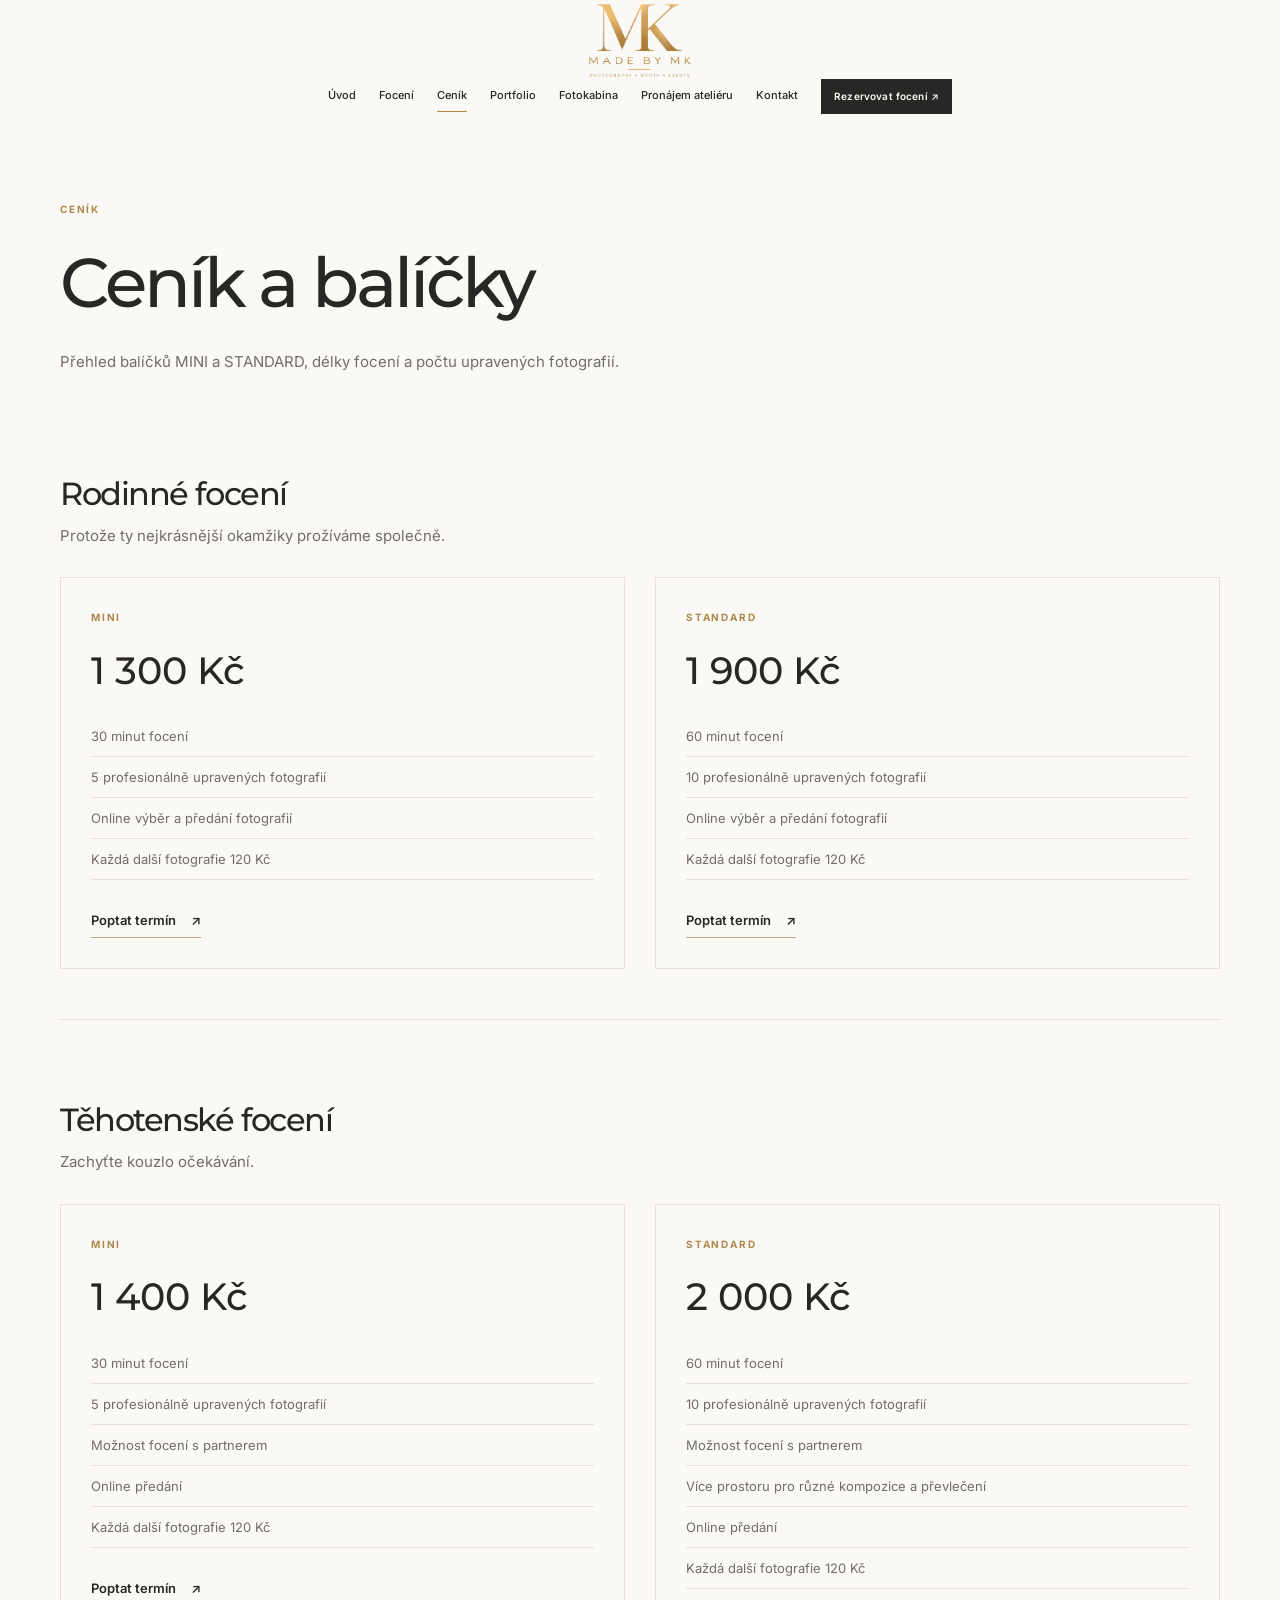
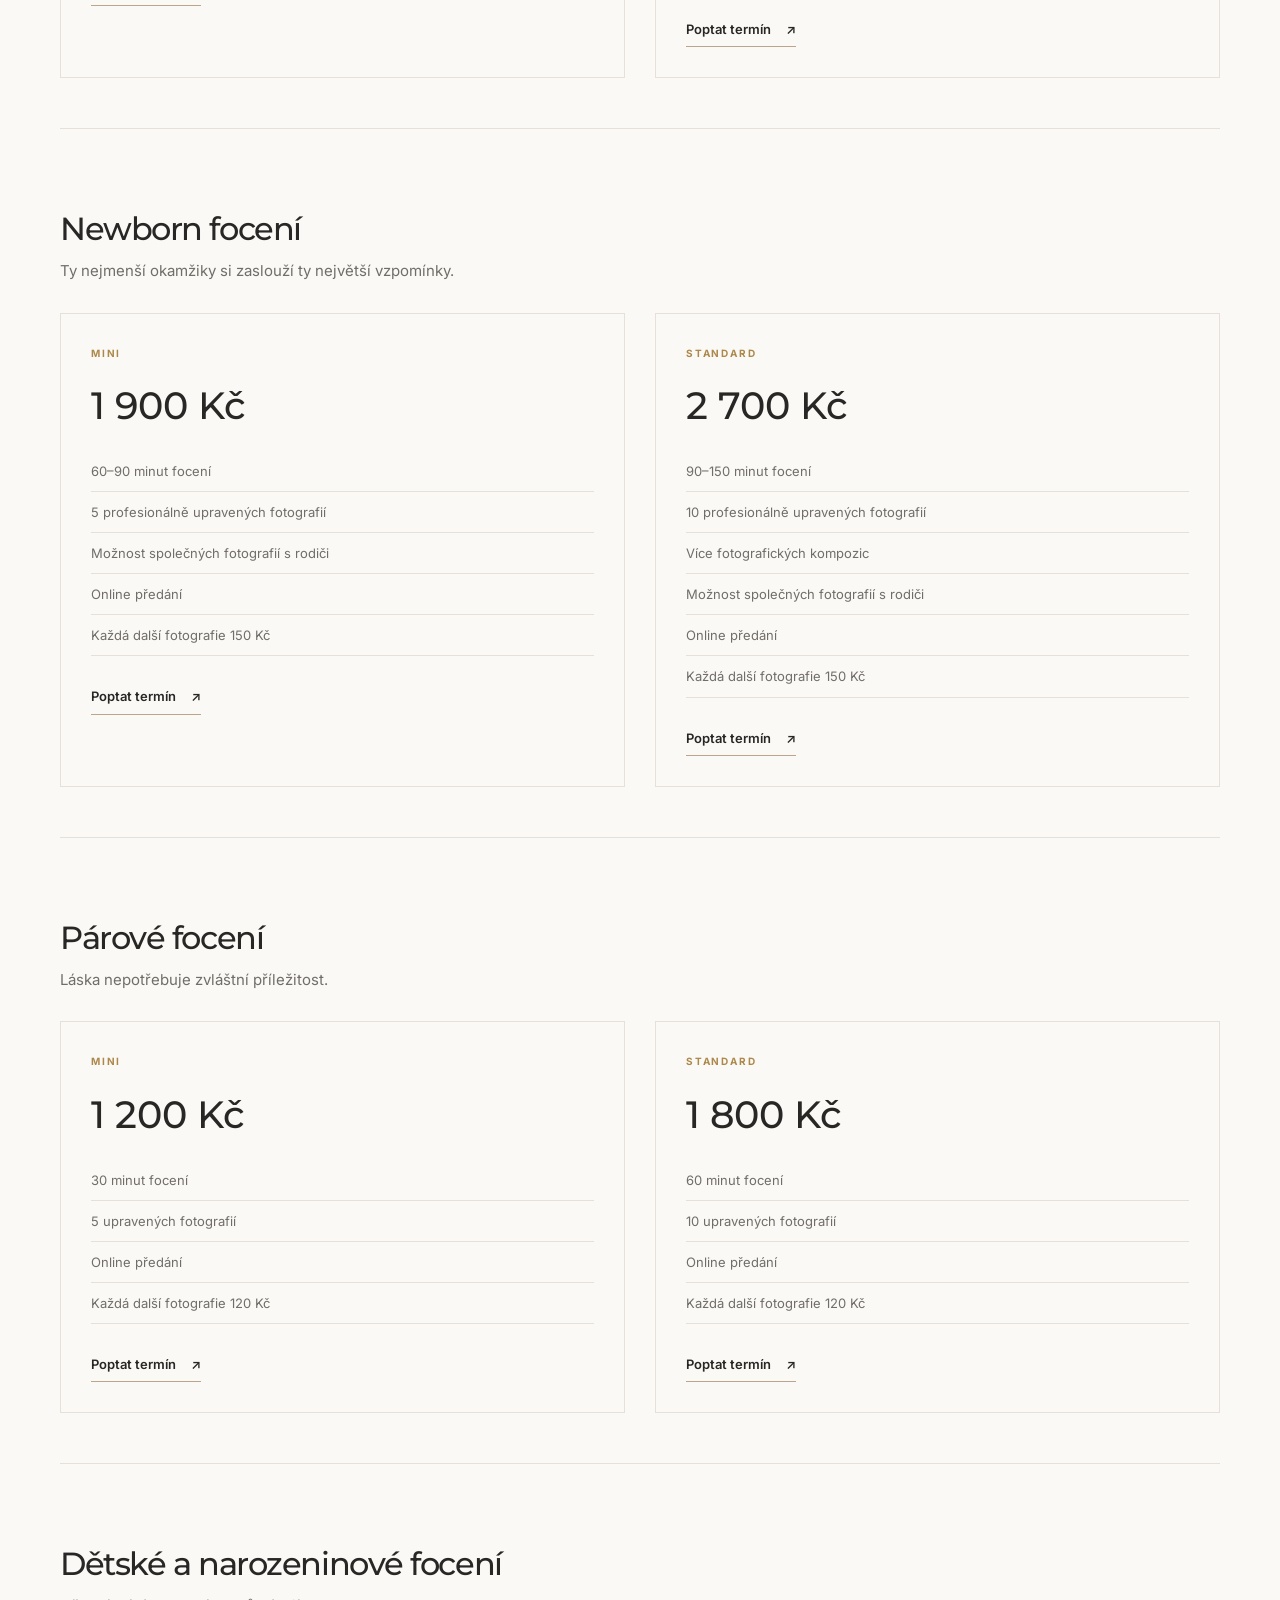
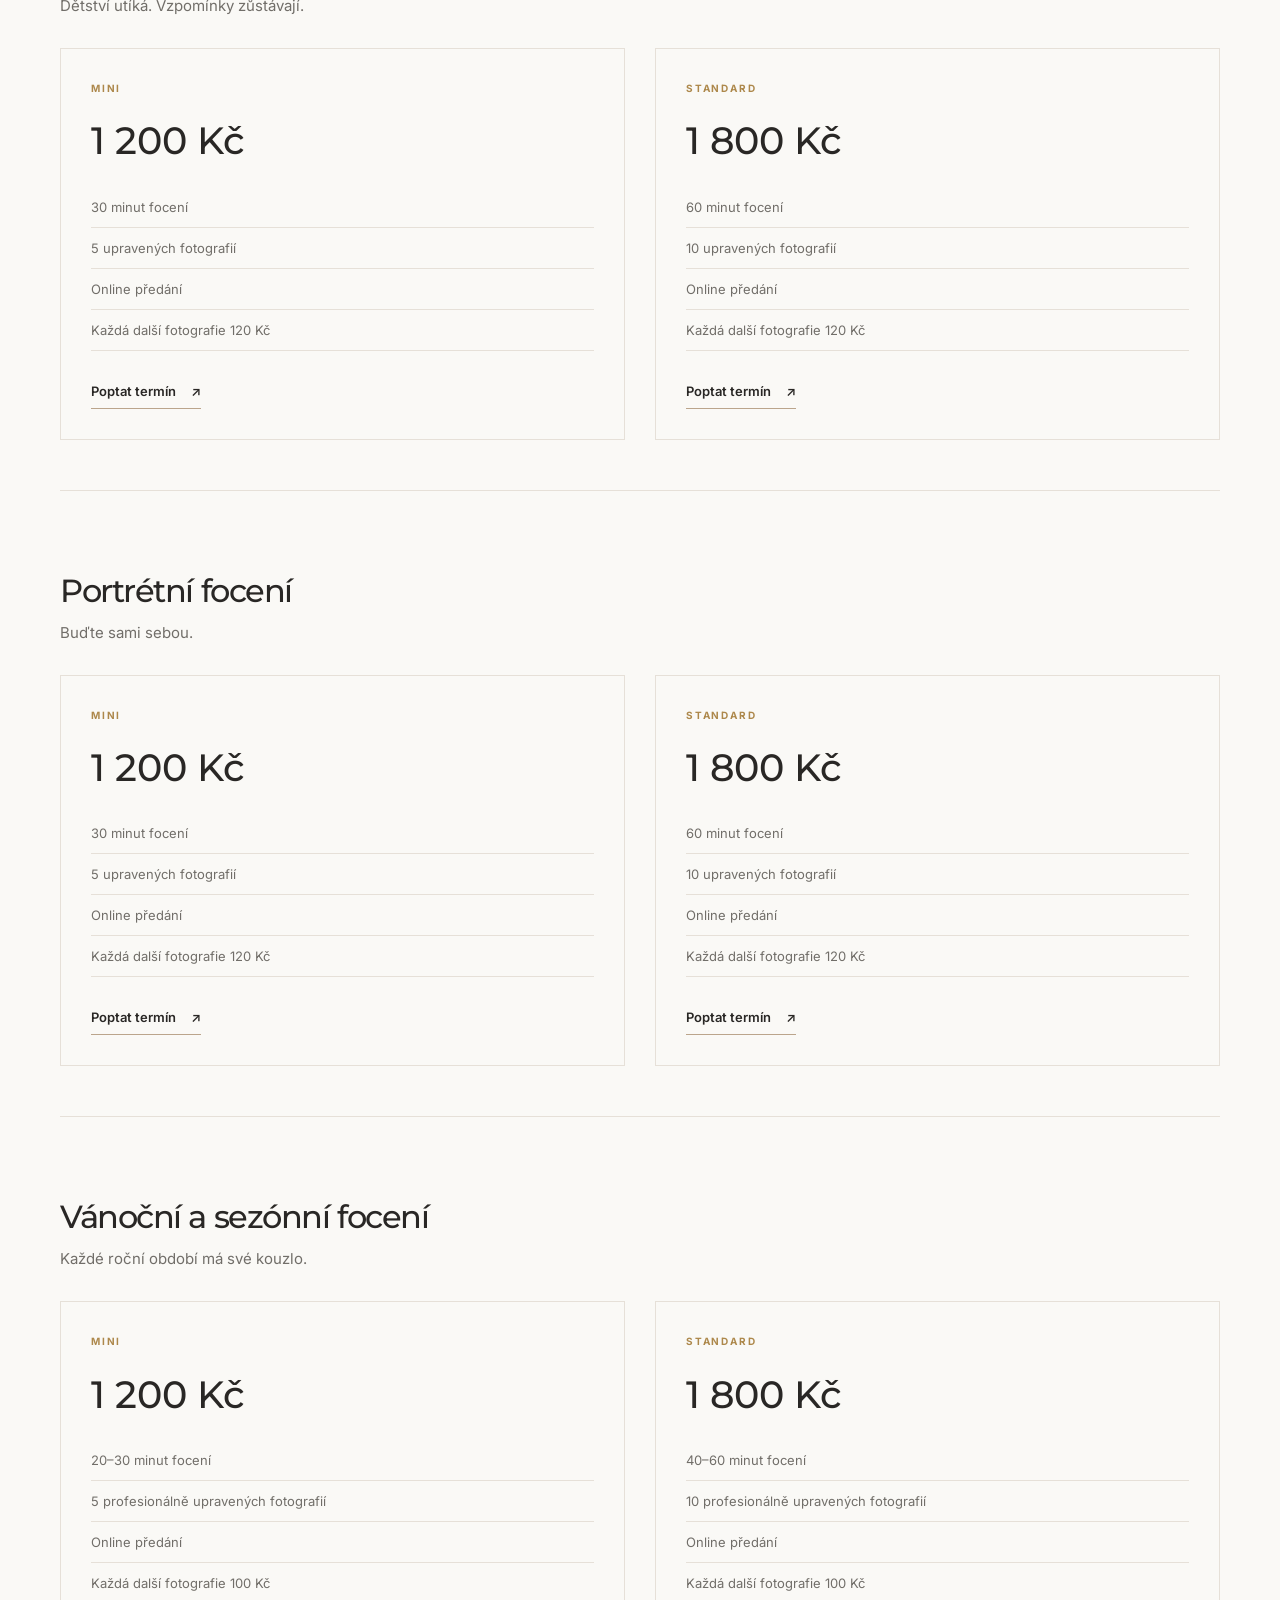
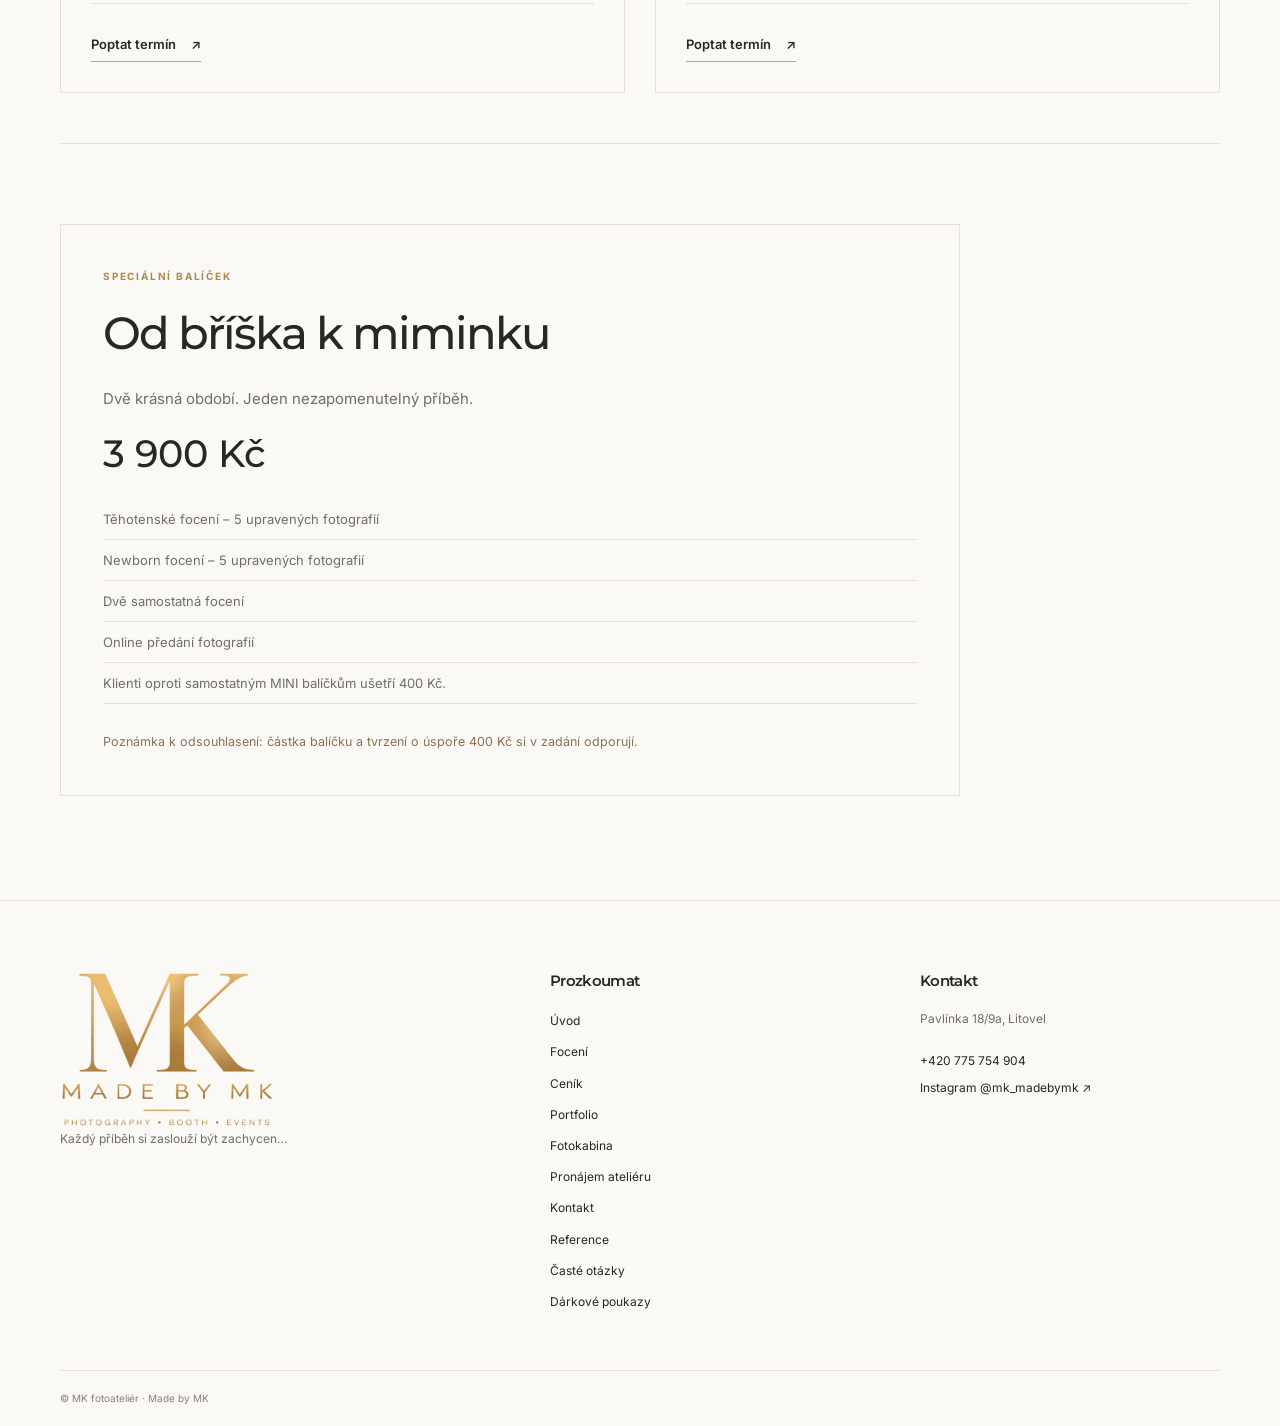
<file: cenik.html>
<!doctype html><html lang="cs"><head><meta charset="utf-8"><meta name="viewport" content="width=device-width,initial-scale=1">
<meta name="robots" content="noindex,nofollow"><meta name="description" content="MK fotoateliér v Litovli – fotografie, vzpomínky, přirozené okamžiky.">
<meta name="theme-color" content="#FAF9F6"><title>Ceník | MK fotoateliér</title>
<link rel="icon" type="image/webp" href="media/logo-mk-bez-kruhu.webp">
<link rel="preconnect" href="https://fonts.googleapis.com"><link rel="preconnect" href="https://fonts.gstatic.com" crossorigin>
<link href="https://fonts.googleapis.com/css2?family=Inter:wght@400;500;600;700&family=Montserrat:wght@400;500;600;700&display=swap" rel="stylesheet">
<link rel="stylesheet" href="assets/style.css"><script src="assets/script.js" defer></script></head><body class="page-cenik">
<a class="skip" href="#main">Přeskočit na obsah</a>
<header class="site-header"><div class="header-container">
<a class="brand" href="index.html" aria-label="MK fotoateliér – úvod"><img src="media/logo-mk-bez-kruhu.webp" alt="MK Made by MK – Photography, Booth, Events" class="brand-image" loading="eager" decoding="async"></a>
<button class="menu-btn" type="button" aria-controls="nav" aria-expanded="false" aria-label="Otevřít menu"><span></span><span></span><span></span></button>
<nav id="nav" class="site-nav" aria-label="Hlavní navigace"><a href="index.html">Úvod</a><a href="foceni.html">Focení</a><a href="cenik.html" aria-current="page">Ceník</a><a href="portfolio.html">Portfolio</a><a href="fotokabina.html">Fotokabina</a><a href="pronajem-atelieru.html">Pronájem ateliéru</a><a href="kontakt.html">Kontakt</a><a class="nav-reserve" href="kontakt.html#rezervace">Rezervovat focení ↗</a></nav>
</div></header>
<main id="main"><section class="page-intro container"><span class="eyebrow">Ceník</span><h1>Ceník a balíčky</h1><p>Přehled balíčků MINI a STANDARD, délky focení a počtu upravených fotografií.</p></section><section class="section compact"><div class="container"><div class="pricing-group" id="rodinne-foceni"><h2>Rodinné focení</h2><p>Protože ty nejkrásnější okamžiky prožíváme společně.</p><div class="price-grid"><article class="price-card"><span class="eyebrow">MINI</span><div class="number">1 300 Kč</div><ul><li>30 minut focení</li><li>5 profesionálně upravených fotografií</li><li>Online výběr a předání fotografií</li><li>Každá další fotografie 120 Kč</li></ul><a class="text-link" href="kontakt.html#rezervace">Poptat termín <span aria-hidden="true">↗</span></a></article><article class="price-card"><span class="eyebrow">STANDARD</span><div class="number">1 900 Kč</div><ul><li>60 minut focení</li><li>10 profesionálně upravených fotografií</li><li>Online výběr a předání fotografií</li><li>Každá další fotografie 120 Kč</li></ul><a class="text-link" href="kontakt.html#rezervace">Poptat termín <span aria-hidden="true">↗</span></a></article></div></div><div class="pricing-group" id="tehotenske-foceni"><h2>Těhotenské focení</h2><p>Zachyťte kouzlo očekávání.</p><div class="price-grid"><article class="price-card"><span class="eyebrow">MINI</span><div class="number">1 400 Kč</div><ul><li>30 minut focení</li><li>5 profesionálně upravených fotografií</li><li>Možnost focení s partnerem</li><li>Online předání</li><li>Každá další fotografie 120 Kč</li></ul><a class="text-link" href="kontakt.html#rezervace">Poptat termín <span aria-hidden="true">↗</span></a></article><article class="price-card"><span class="eyebrow">STANDARD</span><div class="number">2 000 Kč</div><ul><li>60 minut focení</li><li>10 profesionálně upravených fotografií</li><li>Možnost focení s partnerem</li><li>Více prostoru pro různé kompozice a převlečení</li><li>Online předání</li><li>Každá další fotografie 120 Kč</li></ul><a class="text-link" href="kontakt.html#rezervace">Poptat termín <span aria-hidden="true">↗</span></a></article></div></div><div class="pricing-group" id="newborn"><h2>Newborn focení</h2><p>Ty nejmenší okamžiky si zaslouží ty největší vzpomínky.</p><div class="price-grid"><article class="price-card"><span class="eyebrow">MINI</span><div class="number">1 900 Kč</div><ul><li>60–90 minut focení</li><li>5 profesionálně upravených fotografií</li><li>Možnost společných fotografií s rodiči</li><li>Online předání</li><li>Každá další fotografie 150 Kč</li></ul><a class="text-link" href="kontakt.html#rezervace">Poptat termín <span aria-hidden="true">↗</span></a></article><article class="price-card"><span class="eyebrow">STANDARD</span><div class="number">2 700 Kč</div><ul><li>90–150 minut focení</li><li>10 profesionálně upravených fotografií</li><li>Více fotografických kompozic</li><li>Možnost společných fotografií s rodiči</li><li>Online předání</li><li>Každá další fotografie 150 Kč</li></ul><a class="text-link" href="kontakt.html#rezervace">Poptat termín <span aria-hidden="true">↗</span></a></article></div></div><div class="pricing-group" id="parove-foceni"><h2>Párové focení</h2><p>Láska nepotřebuje zvláštní příležitost.</p><div class="price-grid"><article class="price-card"><span class="eyebrow">MINI</span><div class="number">1 200 Kč</div><ul><li>30 minut focení</li><li>5 upravených fotografií</li><li>Online předání</li><li>Každá další fotografie 120 Kč</li></ul><a class="text-link" href="kontakt.html#rezervace">Poptat termín <span aria-hidden="true">↗</span></a></article><article class="price-card"><span class="eyebrow">STANDARD</span><div class="number">1 800 Kč</div><ul><li>60 minut focení</li><li>10 upravených fotografií</li><li>Online předání</li><li>Každá další fotografie 120 Kč</li></ul><a class="text-link" href="kontakt.html#rezervace">Poptat termín <span aria-hidden="true">↗</span></a></article></div></div><div class="pricing-group" id="detske-foceni"><h2>Dětské a narozeninové focení</h2><p>Dětství utíká. Vzpomínky zůstávají.</p><div class="price-grid"><article class="price-card"><span class="eyebrow">MINI</span><div class="number">1 200 Kč</div><ul><li>30 minut focení</li><li>5 upravených fotografií</li><li>Online předání</li><li>Každá další fotografie 120 Kč</li></ul><a class="text-link" href="kontakt.html#rezervace">Poptat termín <span aria-hidden="true">↗</span></a></article><article class="price-card"><span class="eyebrow">STANDARD</span><div class="number">1 800 Kč</div><ul><li>60 minut focení</li><li>10 upravených fotografií</li><li>Online předání</li><li>Každá další fotografie 120 Kč</li></ul><a class="text-link" href="kontakt.html#rezervace">Poptat termín <span aria-hidden="true">↗</span></a></article></div></div><div class="pricing-group" id="portretni-foceni"><h2>Portrétní focení</h2><p>Buďte sami sebou.</p><div class="price-grid"><article class="price-card"><span class="eyebrow">MINI</span><div class="number">1 200 Kč</div><ul><li>30 minut focení</li><li>5 upravených fotografií</li><li>Online předání</li><li>Každá další fotografie 120 Kč</li></ul><a class="text-link" href="kontakt.html#rezervace">Poptat termín <span aria-hidden="true">↗</span></a></article><article class="price-card"><span class="eyebrow">STANDARD</span><div class="number">1 800 Kč</div><ul><li>60 minut focení</li><li>10 upravených fotografií</li><li>Online předání</li><li>Každá další fotografie 120 Kč</li></ul><a class="text-link" href="kontakt.html#rezervace">Poptat termín <span aria-hidden="true">↗</span></a></article></div></div><div class="pricing-group" id="vanocni-foceni"><h2>Vánoční a sezónní focení</h2><p>Každé roční období má své kouzlo.</p><div class="price-grid"><article class="price-card"><span class="eyebrow">MINI</span><div class="number">1 200 Kč</div><ul><li>20–30 minut focení</li><li>5 profesionálně upravených fotografií</li><li>Online předání</li><li>Každá další fotografie 100 Kč</li></ul><a class="text-link" href="kontakt.html#rezervace">Poptat termín <span aria-hidden="true">↗</span></a></article><article class="price-card"><span class="eyebrow">STANDARD</span><div class="number">1 800 Kč</div><ul><li>40–60 minut focení</li><li>10 profesionálně upravených fotografií</li><li>Online předání</li><li>Každá další fotografie 100 Kč</li></ul><a class="text-link" href="kontakt.html#rezervace">Poptat termín <span aria-hidden="true">↗</span></a></article></div></div><div class="special-package"><span class="eyebrow">Speciální balíček</span><h2>Od bříška k miminku</h2><p>Dvě krásná období. Jeden nezapomenutelný příběh.</p><div class="number">3 900 Kč</div><ul><li>Těhotenské focení – 5 upravených fotografií</li><li>Newborn focení – 5 upravených fotografií</li><li>Dvě samostatná focení</li><li>Online předání fotografií</li><li>Klienti oproti samostatným MINI balíčkům ušetří 400 Kč.</li></ul><small>Poznámka k odsouhlasení: částka balíčku a tvrzení o úspoře 400 Kč si v zadání odporují.</small></div></div></section></main><footer class="footer"><div class="container footer-cols">
<div><a class="footer-brand" href="index.html"><img src="media/logo-mk-bez-kruhu.webp" alt="MK Made by MK" class="footer-brand-image" loading="lazy" decoding="async"></a><p>Každý příběh si zaslouží být zachycen…</p></div>
<div><h2>Prozkoumat</h2><div class="footer-links"><a href="index.html">Úvod</a><a href="foceni.html">Focení</a><a href="cenik.html">Ceník</a><a href="portfolio.html">Portfolio</a><a href="fotokabina.html">Fotokabina</a><a href="pronajem-atelieru.html">Pronájem ateliéru</a><a href="kontakt.html">Kontakt</a><a href="index.html#reference">Reference</a><a href="index.html#faq">Časté otázky</a><a href="index.html#poukazy">Dárkové poukazy</a></div></div>
<div><h2>Kontakt</h2><p>Pavlínka 18/9a, Litovel</p><a href="tel:+420775754904">+420 775 754 904</a><a href="https://www.instagram.com/mk_madebymk/" target="_blank" rel="noopener noreferrer">Instagram @mk_madebymk ↗</a></div>
</div><div class="container footer-low"><span>© MK fotoateliér · Made by MK</span></div></footer></body></html>
</file>
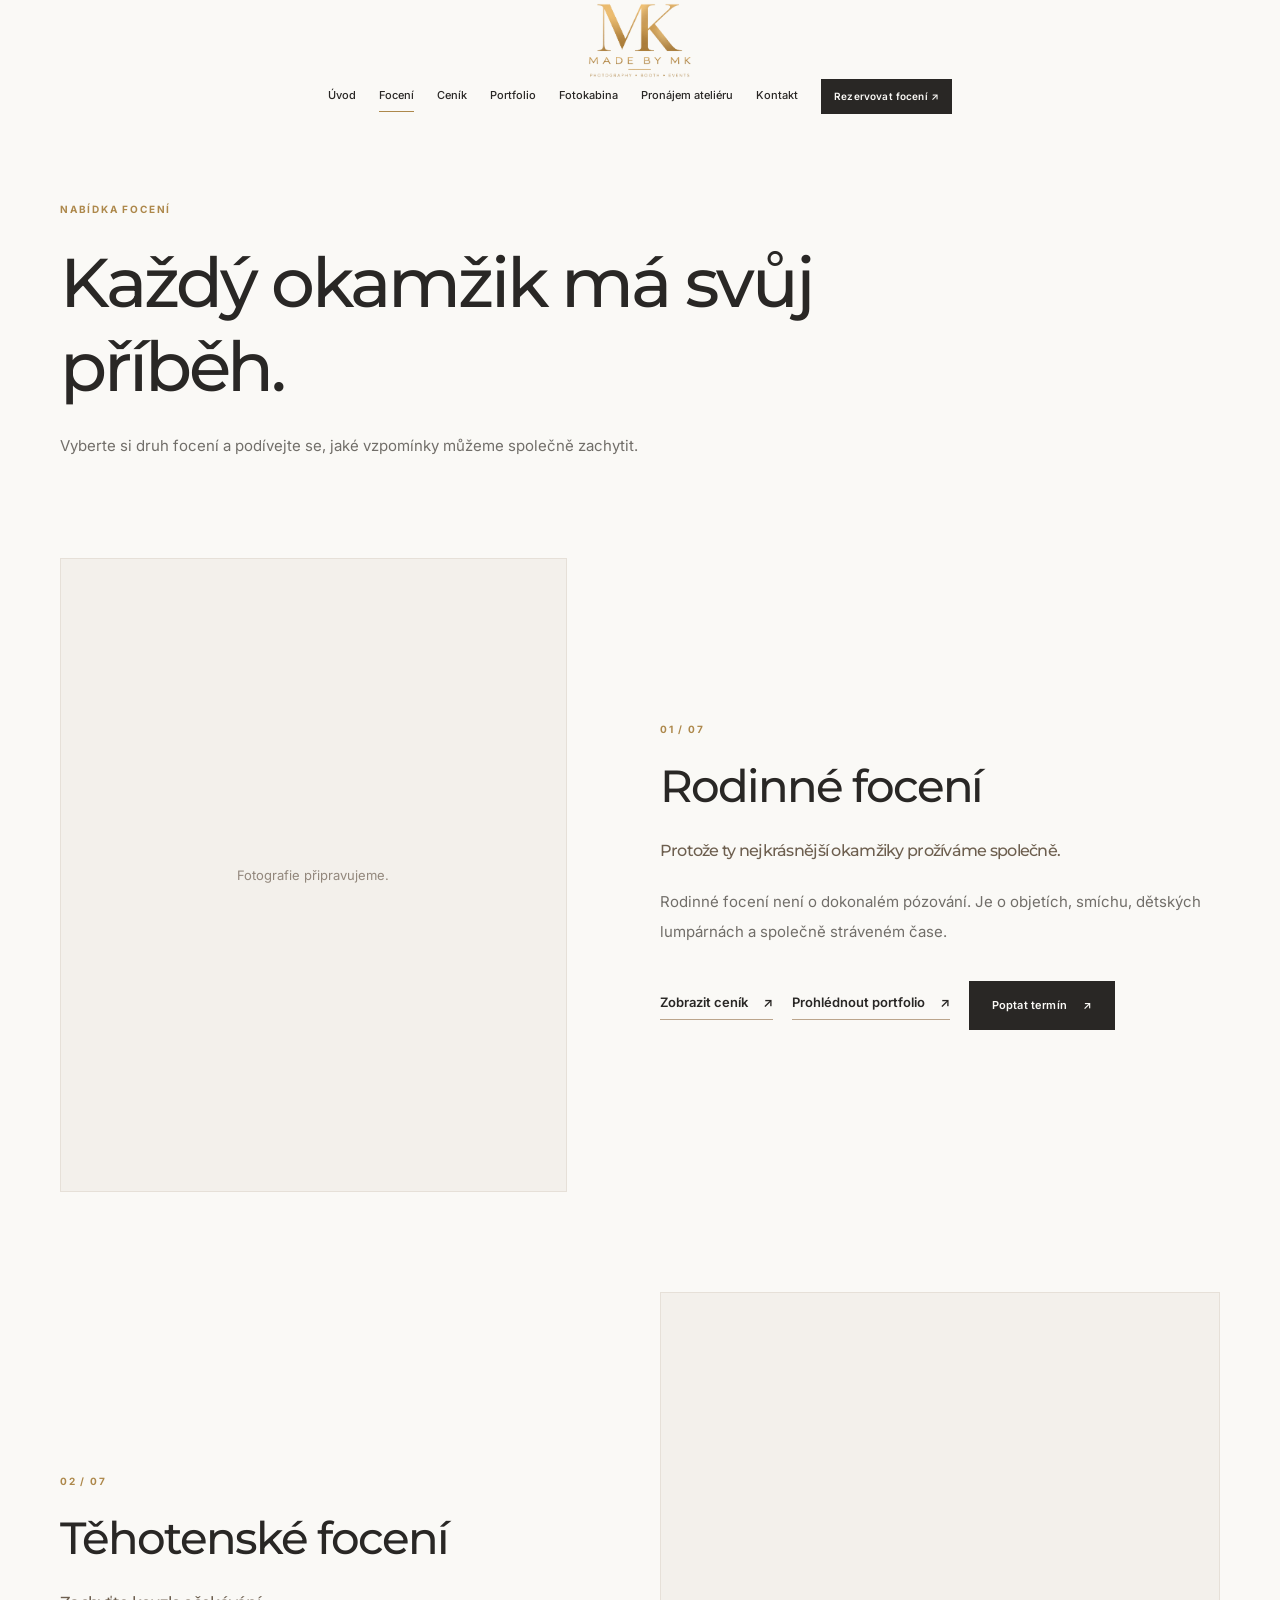
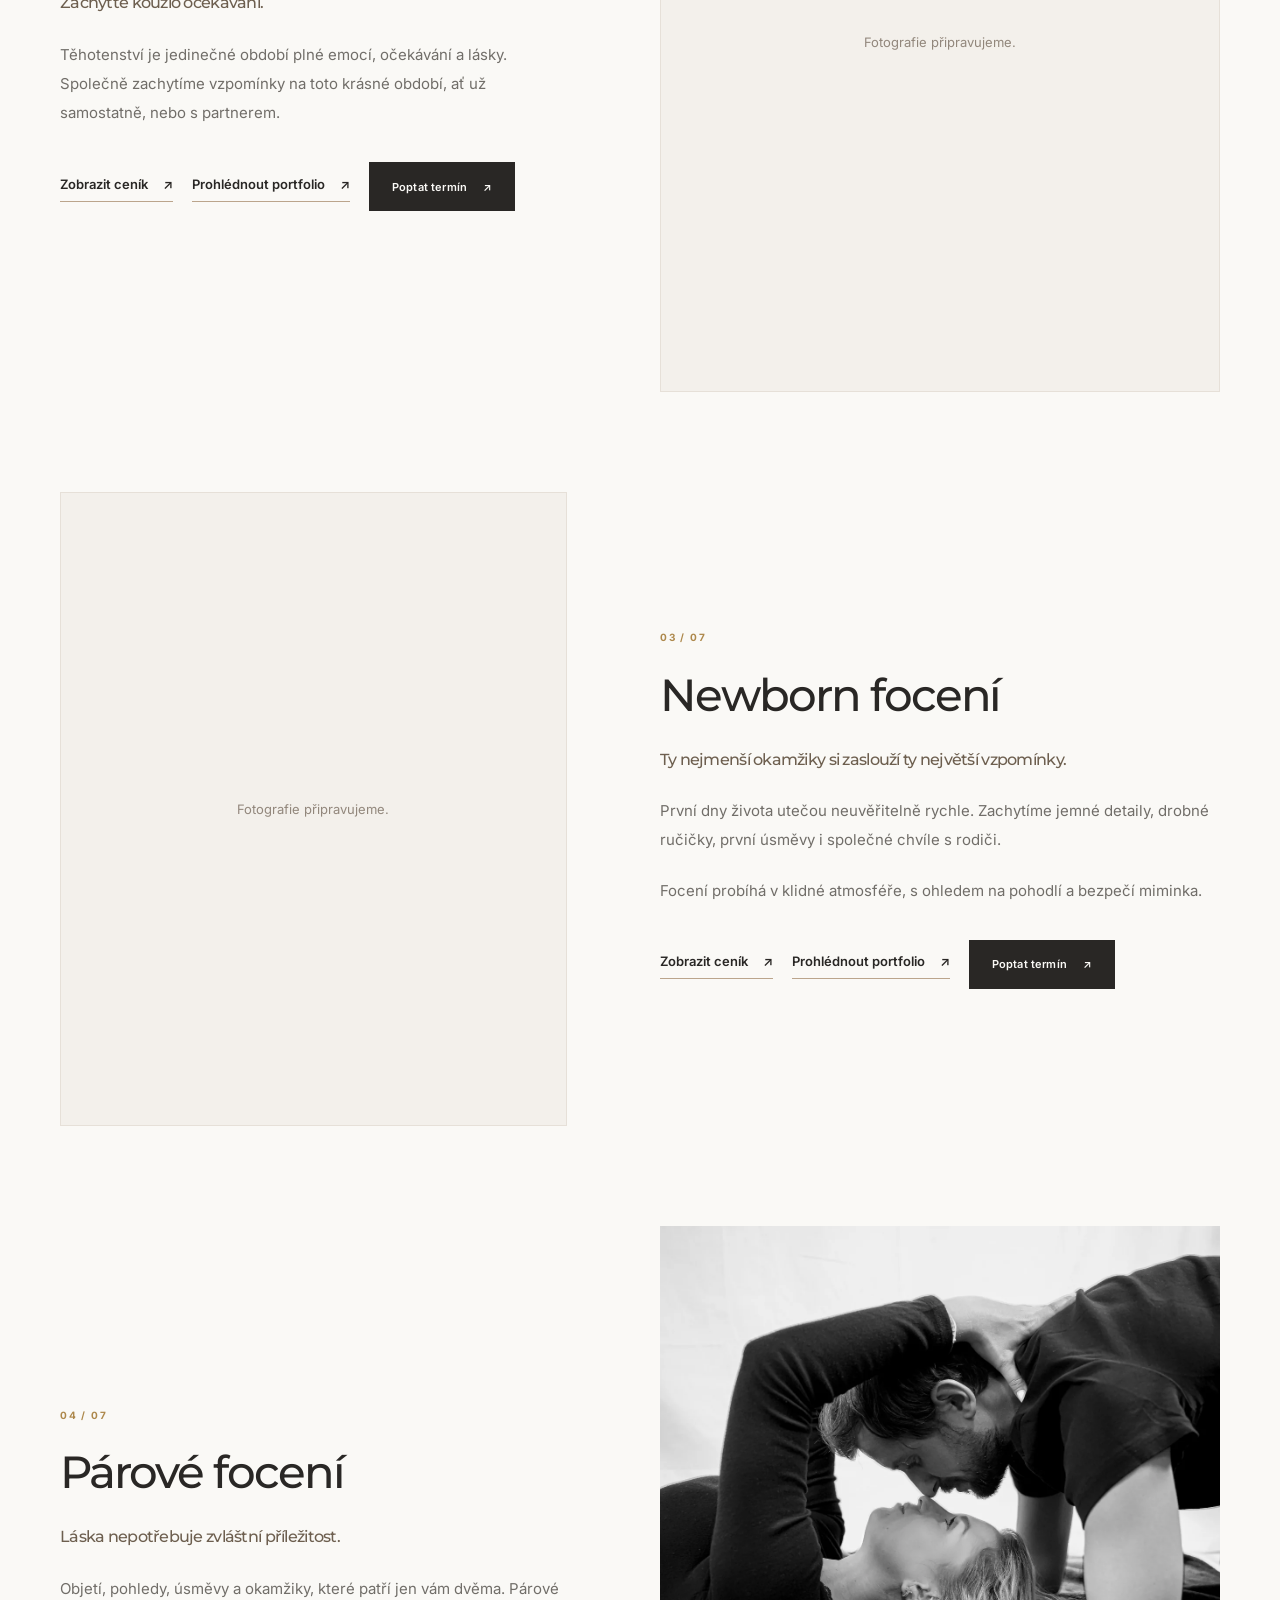
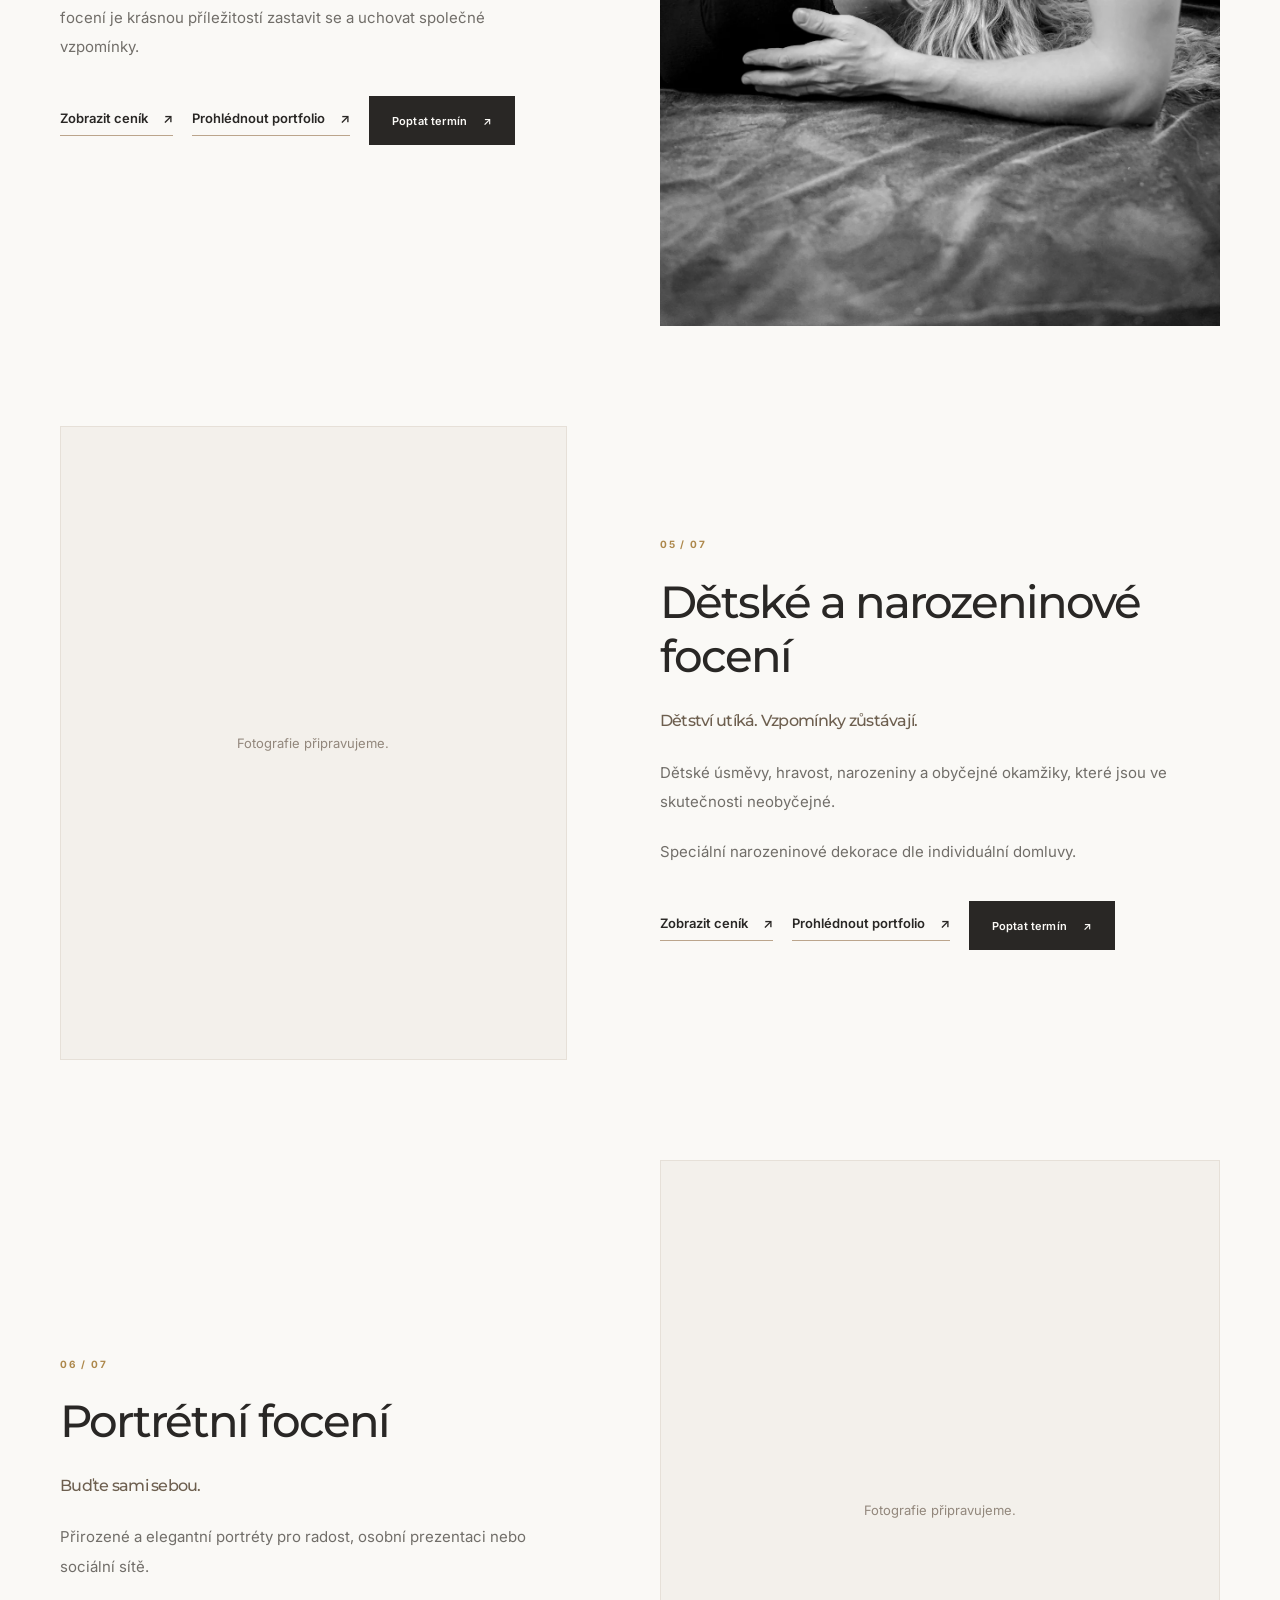
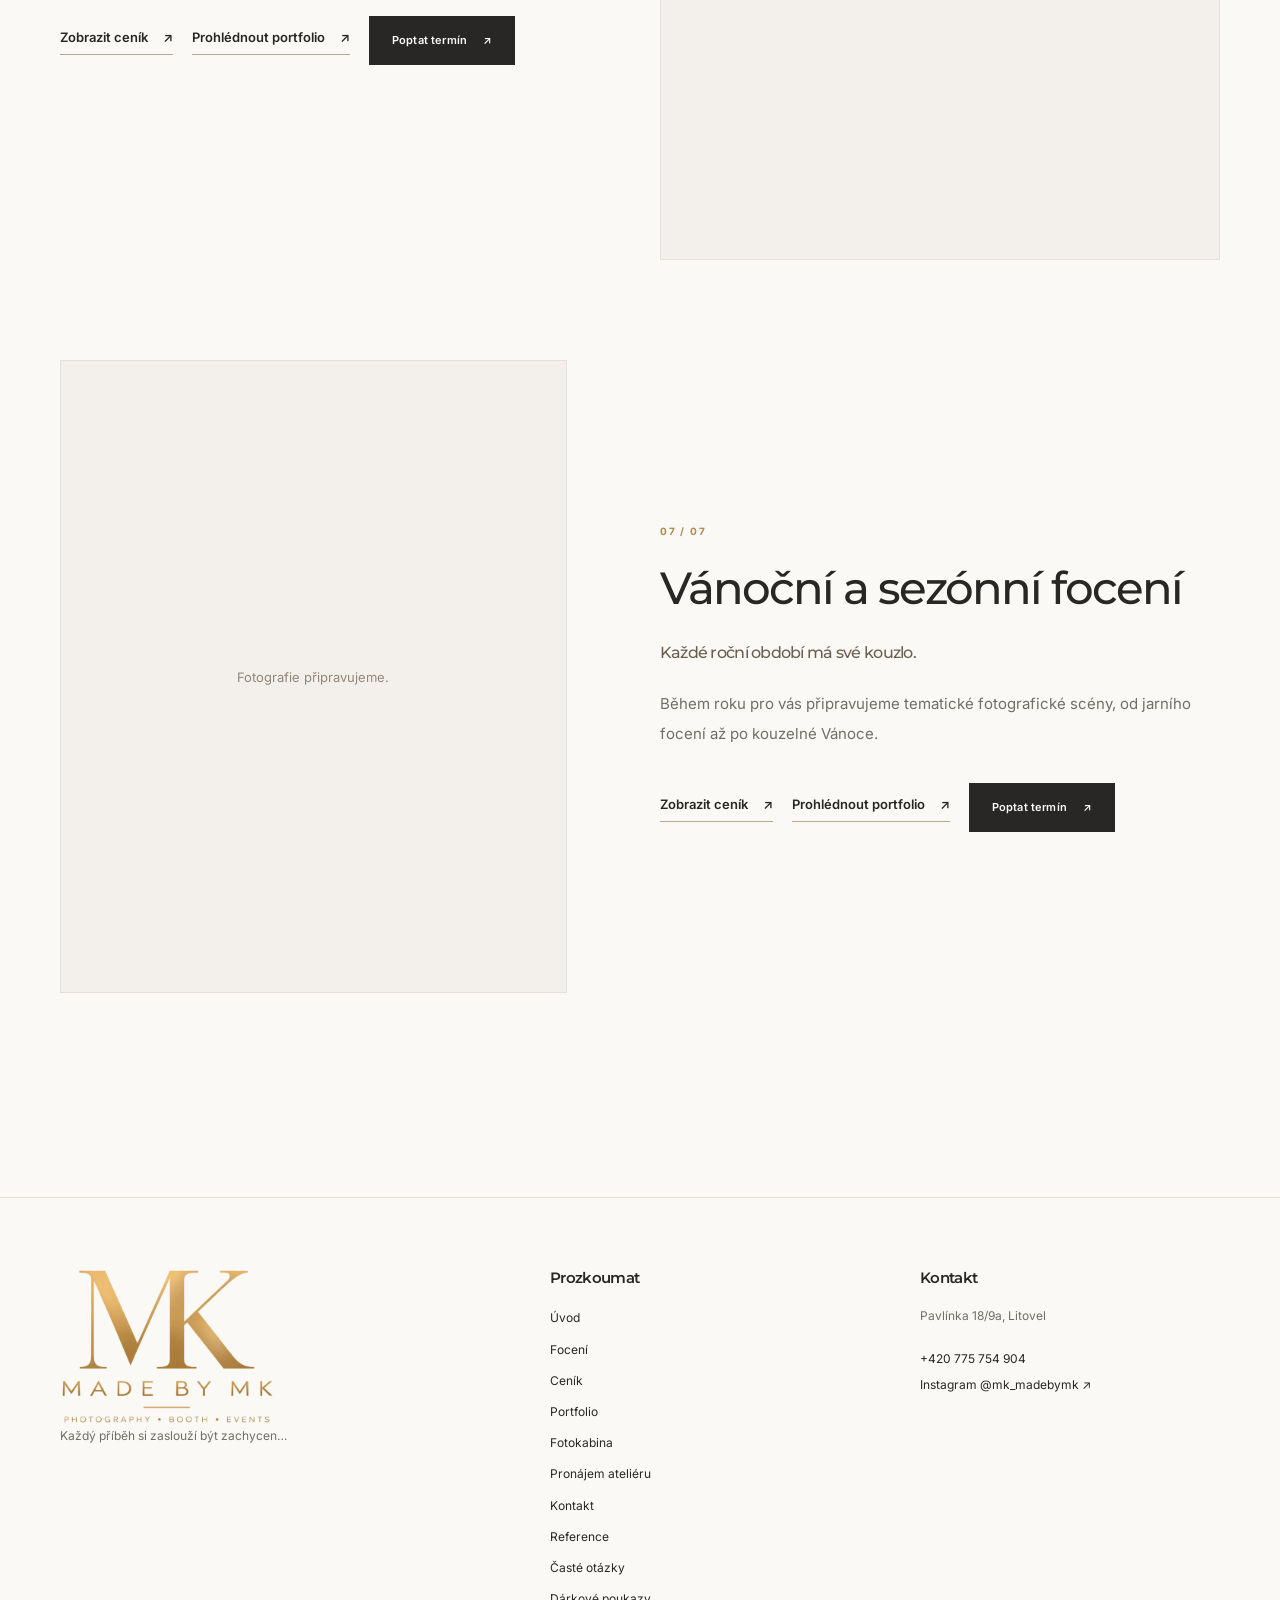
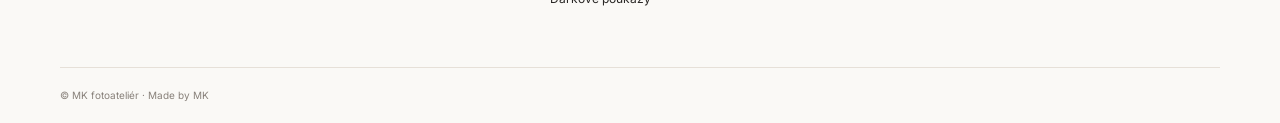
<file: foceni.html>
<!doctype html><html lang="cs"><head><meta charset="utf-8"><meta name="viewport" content="width=device-width,initial-scale=1">
<meta name="robots" content="noindex,nofollow"><meta name="description" content="MK fotoateliér v Litovli – fotografie, vzpomínky, přirozené okamžiky.">
<meta name="theme-color" content="#FAF9F6"><title>Focení | MK fotoateliér</title>
<link rel="icon" type="image/webp" href="media/logo-mk-bez-kruhu.webp">
<link rel="preconnect" href="https://fonts.googleapis.com"><link rel="preconnect" href="https://fonts.gstatic.com" crossorigin>
<link href="https://fonts.googleapis.com/css2?family=Inter:wght@400;500;600;700&family=Montserrat:wght@400;500;600;700&display=swap" rel="stylesheet">
<link rel="stylesheet" href="assets/style.css"><script src="assets/script.js" defer></script></head><body class="page-foceni">
<a class="skip" href="#main">Přeskočit na obsah</a>
<header class="site-header"><div class="header-container">
<a class="brand" href="index.html" aria-label="MK fotoateliér – úvod"><img src="media/logo-mk-bez-kruhu.webp" alt="MK Made by MK – Photography, Booth, Events" class="brand-image" loading="eager" decoding="async"></a>
<button class="menu-btn" type="button" aria-controls="nav" aria-expanded="false" aria-label="Otevřít menu"><span></span><span></span><span></span></button>
<nav id="nav" class="site-nav" aria-label="Hlavní navigace"><a href="index.html">Úvod</a><a href="foceni.html" aria-current="page">Focení</a><a href="cenik.html">Ceník</a><a href="portfolio.html">Portfolio</a><a href="fotokabina.html">Fotokabina</a><a href="pronajem-atelieru.html">Pronájem ateliéru</a><a href="kontakt.html">Kontakt</a><a class="nav-reserve" href="kontakt.html#rezervace">Rezervovat focení ↗</a></nav>
</div></header>
<main id="main"><section class="page-intro container"><span class="eyebrow">Nabídka focení</span><h1>Každý okamžik má svůj příběh.</h1><p>Vyberte si druh focení a podívejte se, jaké vzpomínky můžeme společně zachytit.</p></section><section class="section compact"><div class="container"><article class="service-row" id="rodinne-foceni"><div class="service-photo"><div class="empty-gallery-frame"><span>Fotografie připravujeme.</span></div></div><div class="service-copy"><span class="eyebrow">01 / 07</span><h2>Rodinné focení</h2><h3>Protože ty nejkrásnější okamžiky prožíváme společně.</h3><div class="longform"><p>Rodinné focení není o dokonalém pózování. Je o objetích, smíchu, dětských lumpárnách a společně stráveném čase.</p></div><div class="links-row"><a class="text-link" href="cenik.html#rodinne-foceni">Zobrazit ceník <span aria-hidden="true">↗</span></a><a class="text-link" href="portfolio.html#rodinne-foceni">Prohlédnout portfolio <span aria-hidden="true">↗</span></a><a class="button" href="kontakt.html#rezervace">Poptat termín <span aria-hidden="true">↗</span></a></div></div></article><article class="service-row" id="tehotenske-foceni"><div class="service-photo"><div class="empty-gallery-frame"><span>Fotografie připravujeme.</span></div></div><div class="service-copy"><span class="eyebrow">02 / 07</span><h2>Těhotenské focení</h2><h3>Zachyťte kouzlo očekávání.</h3><div class="longform"><p>Těhotenství je jedinečné období plné emocí, očekávání a lásky. Společně zachytíme vzpomínky na toto krásné období, ať už samostatně, nebo s partnerem.</p></div><div class="links-row"><a class="text-link" href="cenik.html#tehotenske-foceni">Zobrazit ceník <span aria-hidden="true">↗</span></a><a class="text-link" href="portfolio.html#tehotenske-foceni">Prohlédnout portfolio <span aria-hidden="true">↗</span></a><a class="button" href="kontakt.html#rezervace">Poptat termín <span aria-hidden="true">↗</span></a></div></div></article><article class="service-row" id="newborn"><div class="service-photo"><div class="empty-gallery-frame"><span>Fotografie připravujeme.</span></div></div><div class="service-copy"><span class="eyebrow">03 / 07</span><h2>Newborn focení</h2><h3>Ty nejmenší okamžiky si zaslouží ty největší vzpomínky.</h3><div class="longform"><p>První dny života utečou neuvěřitelně rychle. Zachytíme jemné detaily, drobné ručičky, první úsměvy i společné chvíle s rodiči.</p><p>Focení probíhá v klidné atmosféře, s ohledem na pohodlí a bezpečí miminka.</p></div><div class="links-row"><a class="text-link" href="cenik.html#newborn">Zobrazit ceník <span aria-hidden="true">↗</span></a><a class="text-link" href="portfolio.html#newborn">Prohlédnout portfolio <span aria-hidden="true">↗</span></a><a class="button" href="kontakt.html#rezervace">Poptat termín <span aria-hidden="true">↗</span></a></div></div></article><article class="service-row" id="parove-foceni"><div class="service-photo"><img src="media/parove-foceni-01.webp" alt="Párové focení – společný okamžik" class="" loading="lazy" decoding="async"></div><div class="service-copy"><span class="eyebrow">04 / 07</span><h2>Párové focení</h2><h3>Láska nepotřebuje zvláštní příležitost.</h3><div class="longform"><p>Objetí, pohledy, úsměvy a okamžiky, které patří jen vám dvěma. Párové focení je krásnou příležitostí zastavit se a uchovat společné vzpomínky.</p></div><div class="links-row"><a class="text-link" href="cenik.html#parove-foceni">Zobrazit ceník <span aria-hidden="true">↗</span></a><a class="text-link" href="portfolio.html#parove-foceni">Prohlédnout portfolio <span aria-hidden="true">↗</span></a><a class="button" href="kontakt.html#rezervace">Poptat termín <span aria-hidden="true">↗</span></a></div></div></article><article class="service-row" id="detske-foceni"><div class="service-photo"><div class="empty-gallery-frame"><span>Fotografie připravujeme.</span></div></div><div class="service-copy"><span class="eyebrow">05 / 07</span><h2>Dětské a narozeninové focení</h2><h3>Dětství utíká. Vzpomínky zůstávají.</h3><div class="longform"><p>Dětské úsměvy, hravost, narozeniny a obyčejné okamžiky, které jsou ve skutečnosti neobyčejné.</p><p>Speciální narozeninové dekorace dle individuální domluvy.</p></div><div class="links-row"><a class="text-link" href="cenik.html#detske-foceni">Zobrazit ceník <span aria-hidden="true">↗</span></a><a class="text-link" href="portfolio.html#detske-foceni">Prohlédnout portfolio <span aria-hidden="true">↗</span></a><a class="button" href="kontakt.html#rezervace">Poptat termín <span aria-hidden="true">↗</span></a></div></div></article><article class="service-row" id="portretni-foceni"><div class="service-photo"><div class="empty-gallery-frame"><span>Fotografie připravujeme.</span></div></div><div class="service-copy"><span class="eyebrow">06 / 07</span><h2>Portrétní focení</h2><h3>Buďte sami sebou.</h3><div class="longform"><p>Přirozené a elegantní portréty pro radost, osobní prezentaci nebo sociální sítě.</p></div><div class="links-row"><a class="text-link" href="cenik.html#portretni-foceni">Zobrazit ceník <span aria-hidden="true">↗</span></a><a class="text-link" href="portfolio.html#portretni-foceni">Prohlédnout portfolio <span aria-hidden="true">↗</span></a><a class="button" href="kontakt.html#rezervace">Poptat termín <span aria-hidden="true">↗</span></a></div></div></article><article class="service-row" id="vanocni-foceni"><div class="service-photo"><div class="empty-gallery-frame"><span>Fotografie připravujeme.</span></div></div><div class="service-copy"><span class="eyebrow">07 / 07</span><h2>Vánoční a sezónní focení</h2><h3>Každé roční období má své kouzlo.</h3><div class="longform"><p>Během roku pro vás připravujeme tematické fotografické scény, od jarního focení až po kouzelné Vánoce.</p></div><div class="links-row"><a class="text-link" href="cenik.html#vanocni-foceni">Zobrazit ceník <span aria-hidden="true">↗</span></a><a class="text-link" href="portfolio.html#vanocni-foceni">Prohlédnout portfolio <span aria-hidden="true">↗</span></a><a class="button" href="kontakt.html#rezervace">Poptat termín <span aria-hidden="true">↗</span></a></div></div></article></div></section></main><footer class="footer"><div class="container footer-cols">
<div><a class="footer-brand" href="index.html"><img src="media/logo-mk-bez-kruhu.webp" alt="MK Made by MK" class="footer-brand-image" loading="lazy" decoding="async"></a><p>Každý příběh si zaslouží být zachycen…</p></div>
<div><h2>Prozkoumat</h2><div class="footer-links"><a href="index.html">Úvod</a><a href="foceni.html">Focení</a><a href="cenik.html">Ceník</a><a href="portfolio.html">Portfolio</a><a href="fotokabina.html">Fotokabina</a><a href="pronajem-atelieru.html">Pronájem ateliéru</a><a href="kontakt.html">Kontakt</a><a href="index.html#reference">Reference</a><a href="index.html#faq">Časté otázky</a><a href="index.html#poukazy">Dárkové poukazy</a></div></div>
<div><h2>Kontakt</h2><p>Pavlínka 18/9a, Litovel</p><a href="tel:+420775754904">+420 775 754 904</a><a href="https://www.instagram.com/mk_madebymk/" target="_blank" rel="noopener noreferrer">Instagram @mk_madebymk ↗</a></div>
</div><div class="container footer-low"><span>© MK fotoateliér · Made by MK</span></div></footer></body></html>
</file>
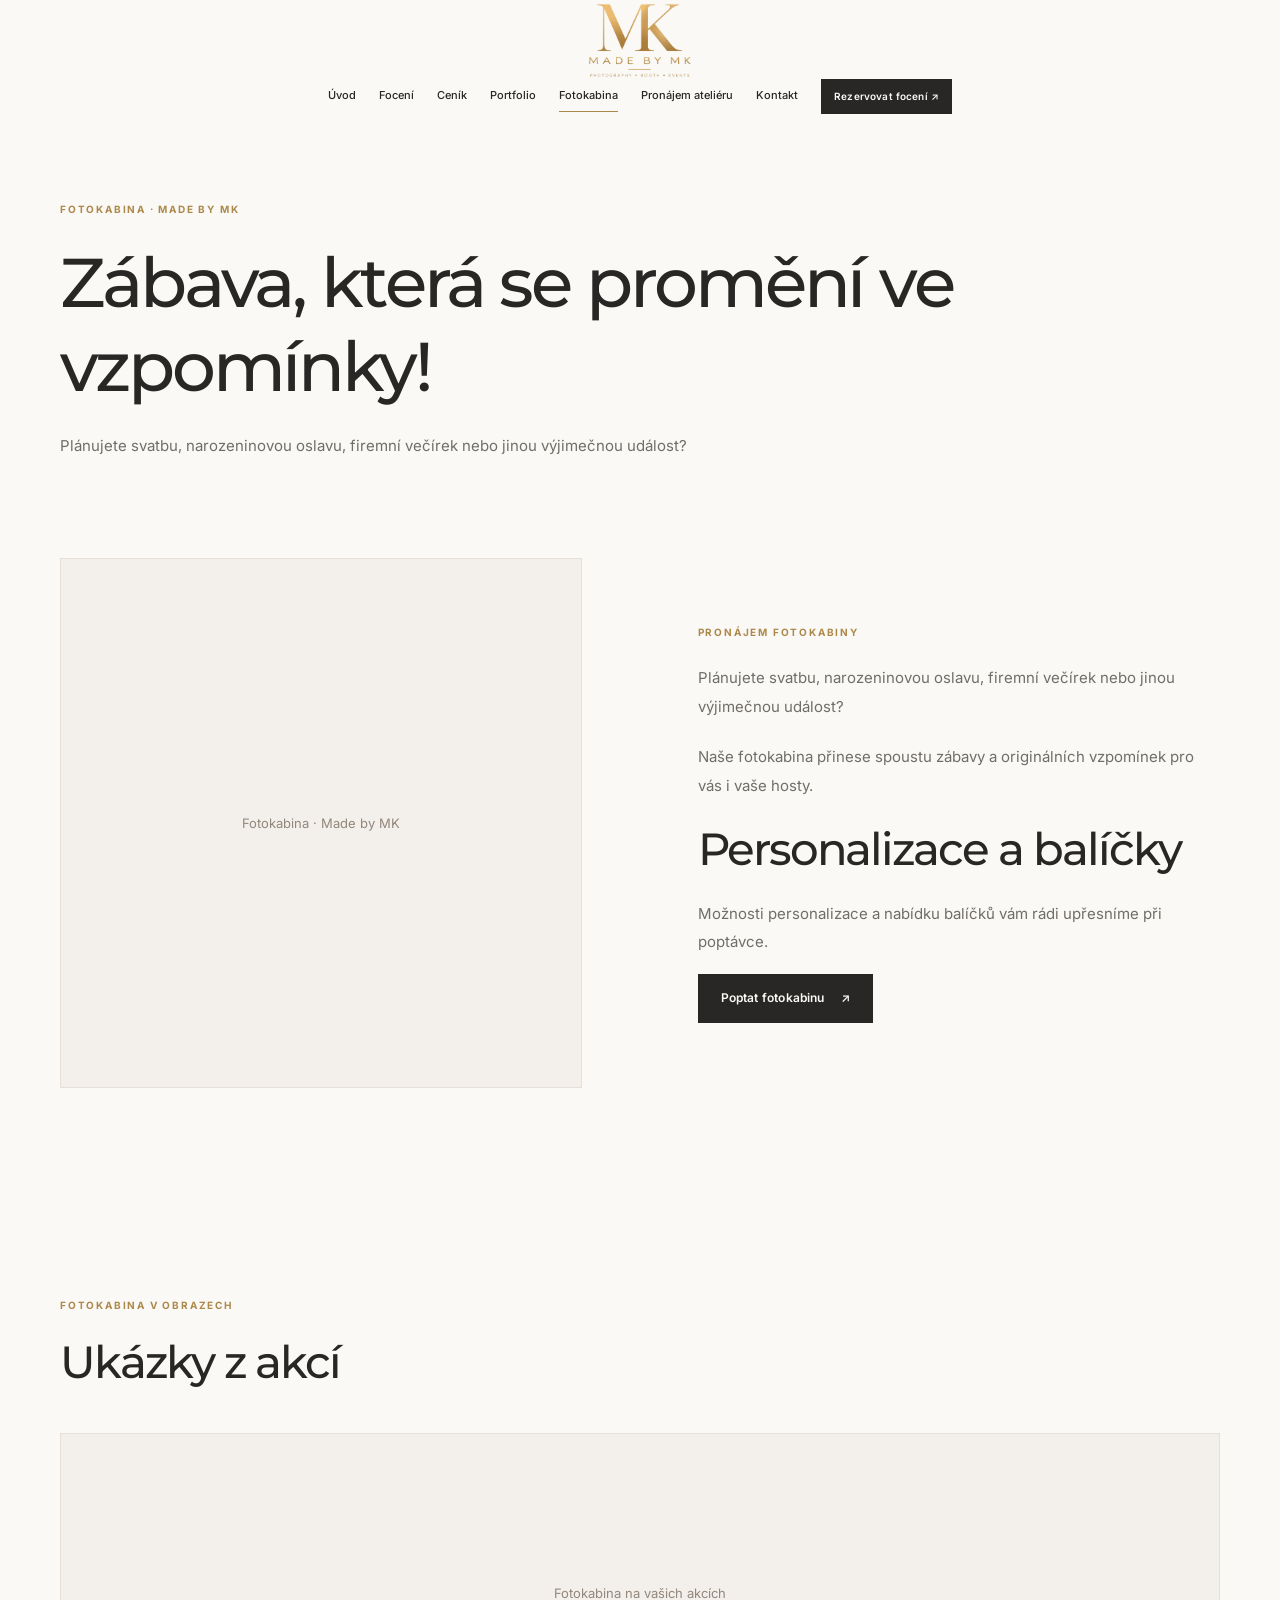
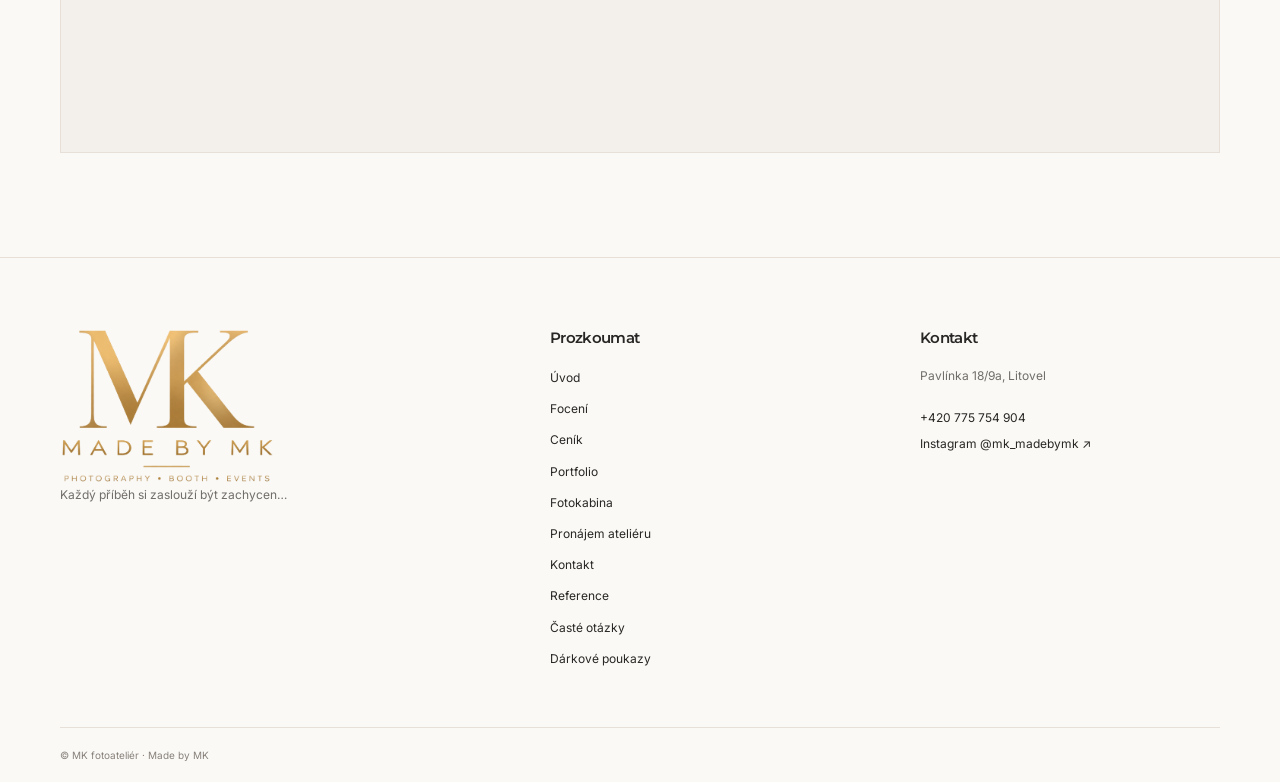
<file: fotokabina.html>
<!doctype html><html lang="cs"><head><meta charset="utf-8"><meta name="viewport" content="width=device-width,initial-scale=1">
<meta name="robots" content="noindex,nofollow"><meta name="description" content="MK fotoateliér v Litovli – fotografie, vzpomínky, přirozené okamžiky.">
<meta name="theme-color" content="#FAF9F6"><title>Fotokabina | MK fotoateliér</title>
<link rel="icon" type="image/webp" href="media/logo-mk-bez-kruhu.webp">
<link rel="preconnect" href="https://fonts.googleapis.com"><link rel="preconnect" href="https://fonts.gstatic.com" crossorigin>
<link href="https://fonts.googleapis.com/css2?family=Inter:wght@400;500;600;700&family=Montserrat:wght@400;500;600;700&display=swap" rel="stylesheet">
<link rel="stylesheet" href="assets/style.css"><script src="assets/script.js" defer></script></head><body class="page-fotokabina">
<a class="skip" href="#main">Přeskočit na obsah</a>
<header class="site-header"><div class="header-container">
<a class="brand" href="index.html" aria-label="MK fotoateliér – úvod"><img src="media/logo-mk-bez-kruhu.webp" alt="MK Made by MK – Photography, Booth, Events" class="brand-image" loading="eager" decoding="async"></a>
<button class="menu-btn" type="button" aria-controls="nav" aria-expanded="false" aria-label="Otevřít menu"><span></span><span></span><span></span></button>
<nav id="nav" class="site-nav" aria-label="Hlavní navigace"><a href="index.html">Úvod</a><a href="foceni.html">Focení</a><a href="cenik.html">Ceník</a><a href="portfolio.html">Portfolio</a><a href="fotokabina.html" aria-current="page">Fotokabina</a><a href="pronajem-atelieru.html">Pronájem ateliéru</a><a href="kontakt.html">Kontakt</a><a class="nav-reserve" href="kontakt.html#rezervace">Rezervovat focení ↗</a></nav>
</div></header>
<main id="main"><section class="page-intro container"><span class="eyebrow">Fotokabina · Made by MK</span><h1>Zábava, která se promění ve vzpomínky!</h1><p>Plánujete svatbu, narozeninovou oslavu, firemní večírek nebo jinou výjimečnou událost?</p></section>
<section class="section compact"><div class="container duo"><div class="empty-gallery-frame tall"><span>Fotokabina · Made by MK</span></div><div><span class="eyebrow">Pronájem fotokabiny</span><div class="longform"><p>Plánujete svatbu, narozeninovou oslavu, firemní večírek nebo jinou výjimečnou událost?</p><p>Naše fotokabina přinese spoustu zábavy a originálních vzpomínek pro vás i vaše hosty.</p></div><h2>Personalizace a balíčky</h2><p>Možnosti personalizace a nabídku balíčků vám rádi upřesníme při poptávce.</p><a class="button" href="kontakt.html#kontakt">Poptat fotokabinu <span aria-hidden="true">↗</span></a></div></div></section>
<section class="section"><div class="container"><div class="section-top"><div><span class="eyebrow">Fotokabina v obrazech</span><h2>Ukázky z akcí</h2></div></div><div class="empty-gallery-frame"><span>Fotokabina na vašich akcích</span></div></div></section></main><footer class="footer"><div class="container footer-cols">
<div><a class="footer-brand" href="index.html"><img src="media/logo-mk-bez-kruhu.webp" alt="MK Made by MK" class="footer-brand-image" loading="lazy" decoding="async"></a><p>Každý příběh si zaslouží být zachycen…</p></div>
<div><h2>Prozkoumat</h2><div class="footer-links"><a href="index.html">Úvod</a><a href="foceni.html">Focení</a><a href="cenik.html">Ceník</a><a href="portfolio.html">Portfolio</a><a href="fotokabina.html">Fotokabina</a><a href="pronajem-atelieru.html">Pronájem ateliéru</a><a href="kontakt.html">Kontakt</a><a href="index.html#reference">Reference</a><a href="index.html#faq">Časté otázky</a><a href="index.html#poukazy">Dárkové poukazy</a></div></div>
<div><h2>Kontakt</h2><p>Pavlínka 18/9a, Litovel</p><a href="tel:+420775754904">+420 775 754 904</a><a href="https://www.instagram.com/mk_madebymk/" target="_blank" rel="noopener noreferrer">Instagram @mk_madebymk ↗</a></div>
</div><div class="container footer-low"><span>© MK fotoateliér · Made by MK</span></div></footer></body></html>
</file>
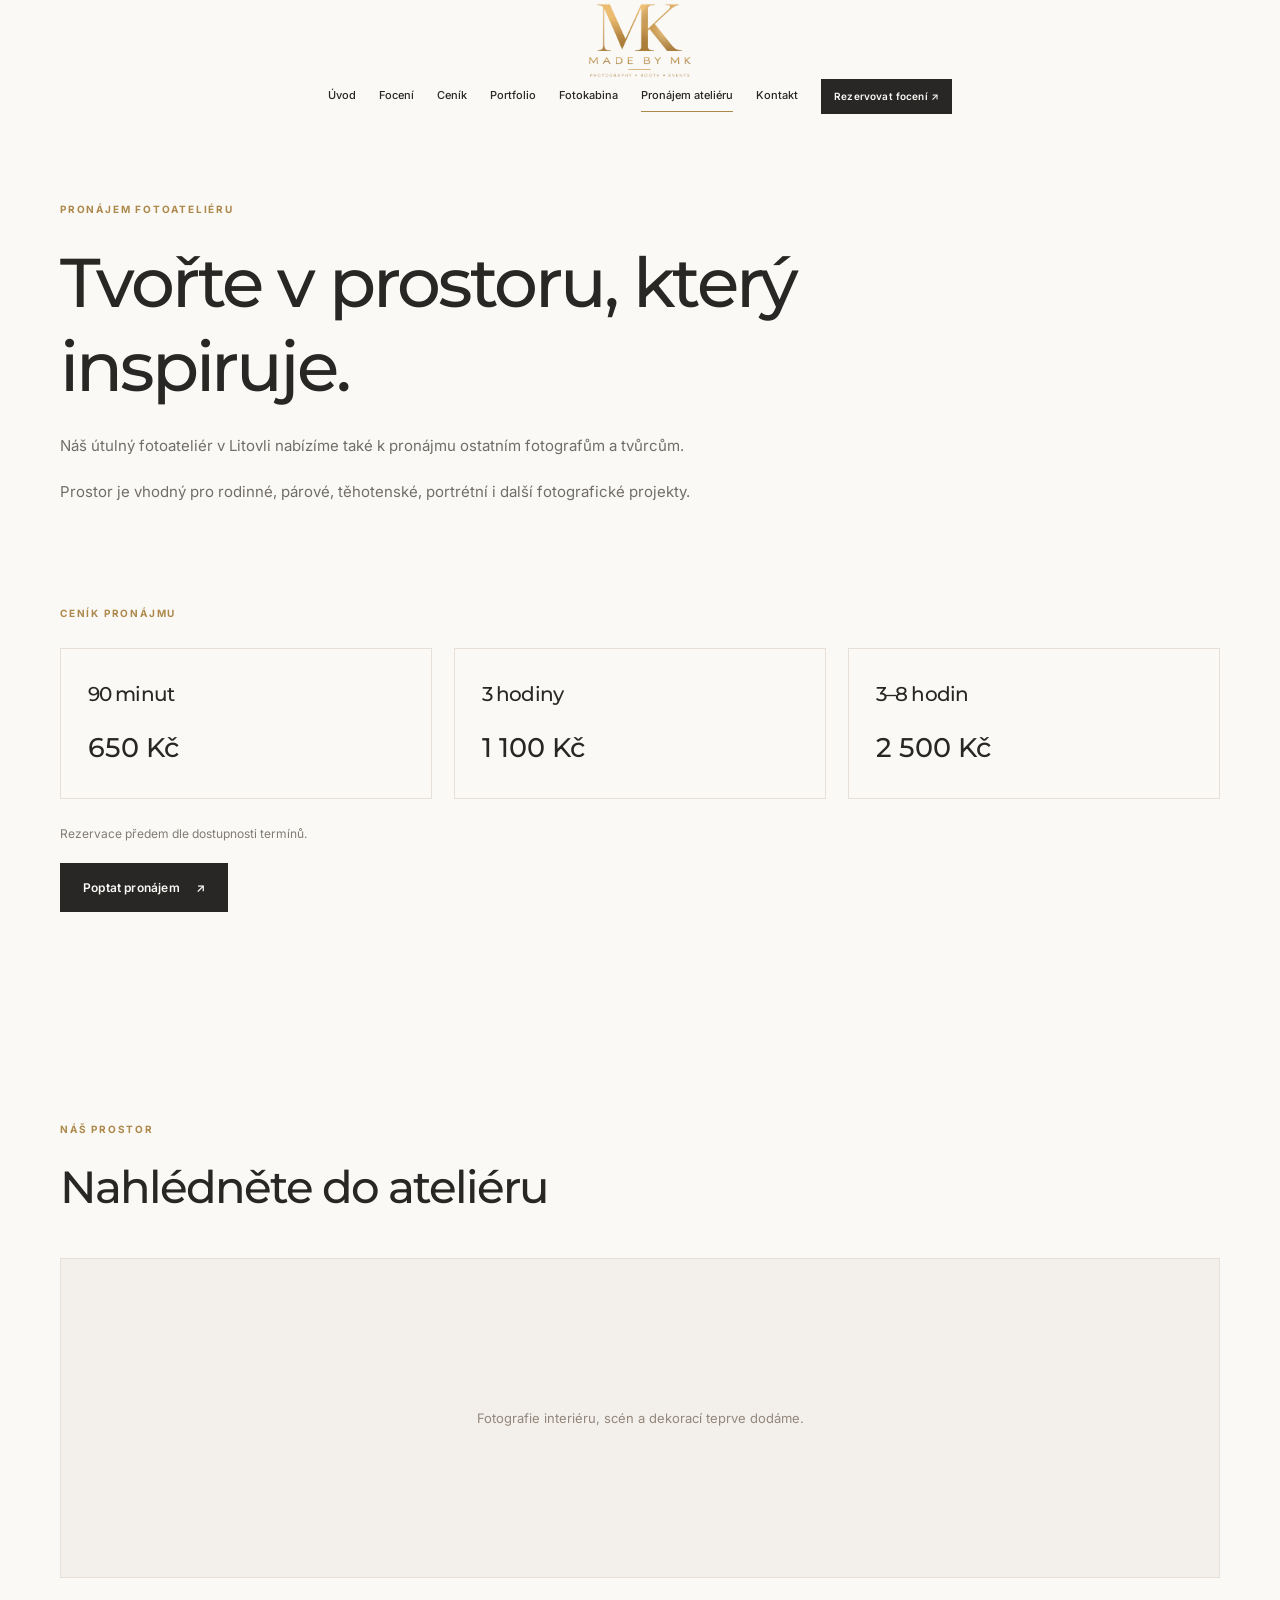
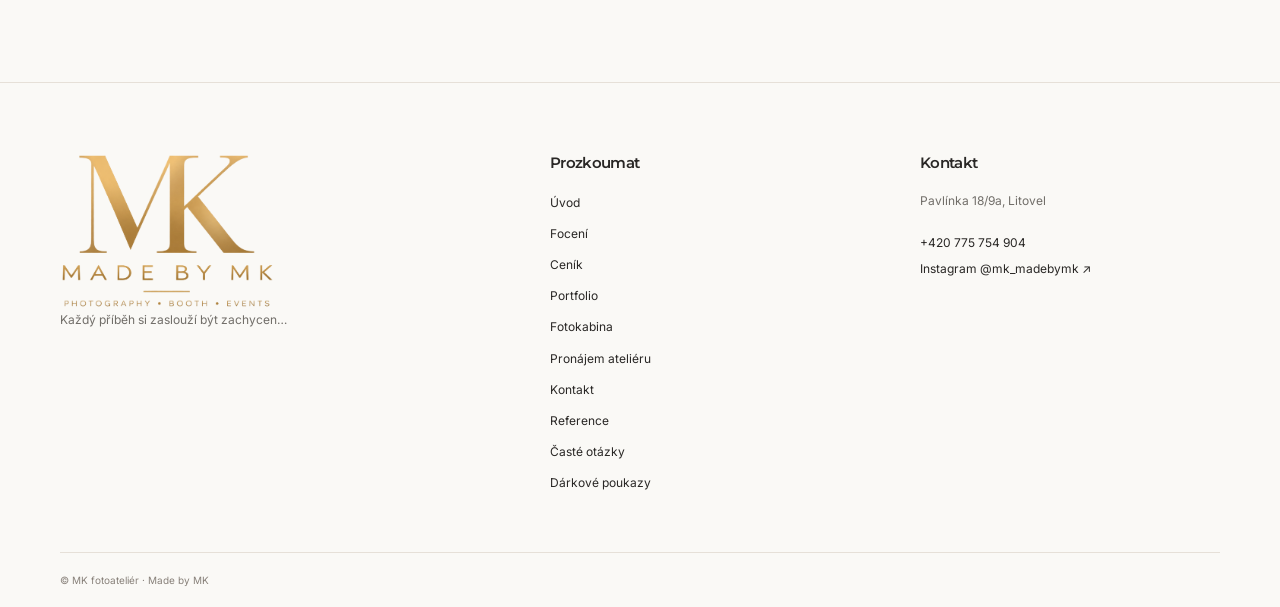
<file: pronajem-atelieru.html>
<!doctype html><html lang="cs"><head><meta charset="utf-8"><meta name="viewport" content="width=device-width,initial-scale=1">
<meta name="robots" content="noindex,nofollow"><meta name="description" content="MK fotoateliér v Litovli – fotografie, vzpomínky, přirozené okamžiky.">
<meta name="theme-color" content="#FAF9F6"><title>Pronájem ateliéru | MK fotoateliér</title>
<link rel="icon" type="image/webp" href="media/logo-mk-bez-kruhu.webp">
<link rel="preconnect" href="https://fonts.googleapis.com"><link rel="preconnect" href="https://fonts.gstatic.com" crossorigin>
<link href="https://fonts.googleapis.com/css2?family=Inter:wght@400;500;600;700&family=Montserrat:wght@400;500;600;700&display=swap" rel="stylesheet">
<link rel="stylesheet" href="assets/style.css"><script src="assets/script.js" defer></script></head><body class="page-pronajem-atelieru">
<a class="skip" href="#main">Přeskočit na obsah</a>
<header class="site-header"><div class="header-container">
<a class="brand" href="index.html" aria-label="MK fotoateliér – úvod"><img src="media/logo-mk-bez-kruhu.webp" alt="MK Made by MK – Photography, Booth, Events" class="brand-image" loading="eager" decoding="async"></a>
<button class="menu-btn" type="button" aria-controls="nav" aria-expanded="false" aria-label="Otevřít menu"><span></span><span></span><span></span></button>
<nav id="nav" class="site-nav" aria-label="Hlavní navigace"><a href="index.html">Úvod</a><a href="foceni.html">Focení</a><a href="cenik.html">Ceník</a><a href="portfolio.html">Portfolio</a><a href="fotokabina.html">Fotokabina</a><a href="pronajem-atelieru.html" aria-current="page">Pronájem ateliéru</a><a href="kontakt.html">Kontakt</a><a class="nav-reserve" href="kontakt.html#rezervace">Rezervovat focení ↗</a></nav>
</div></header>
<main id="main"><section class="page-intro container"><span class="eyebrow">Pronájem fotoateliéru</span><h1>Tvořte v prostoru, který inspiruje.</h1><p>Náš útulný fotoateliér v Litovli nabízíme také k pronájmu ostatním fotografům a tvůrcům.</p><p>Prostor je vhodný pro rodinné, párové, těhotenské, portrétní i další fotografické projekty.</p></section>
<section class="section compact"><div class="container"><span class="eyebrow">Ceník pronájmu</span><div class="rental-prices"><article class="rental-item"><h3>90 minut</h3><strong>650 Kč</strong></article><article class="rental-item"><h3>3 hodiny</h3><strong>1 100 Kč</strong></article><article class="rental-item"><h3>3–8 hodin</h3><strong>2 500 Kč</strong></article></div><p class="quiet">Rezervace předem dle dostupnosti termínů.</p><a class="button" href="kontakt.html#kontakt">Poptat pronájem <span aria-hidden="true">↗</span></a></div></section><section class="section"><div class="container"><div class="section-top"><div><span class="eyebrow">Náš prostor</span><h2>Nahlédněte do ateliéru</h2></div></div><div class="empty-gallery-frame"><span>Fotografie interiéru, scén a dekorací teprve dodáme.</span></div></div></section></main><footer class="footer"><div class="container footer-cols">
<div><a class="footer-brand" href="index.html"><img src="media/logo-mk-bez-kruhu.webp" alt="MK Made by MK" class="footer-brand-image" loading="lazy" decoding="async"></a><p>Každý příběh si zaslouží být zachycen…</p></div>
<div><h2>Prozkoumat</h2><div class="footer-links"><a href="index.html">Úvod</a><a href="foceni.html">Focení</a><a href="cenik.html">Ceník</a><a href="portfolio.html">Portfolio</a><a href="fotokabina.html">Fotokabina</a><a href="pronajem-atelieru.html">Pronájem ateliéru</a><a href="kontakt.html">Kontakt</a><a href="index.html#reference">Reference</a><a href="index.html#faq">Časté otázky</a><a href="index.html#poukazy">Dárkové poukazy</a></div></div>
<div><h2>Kontakt</h2><p>Pavlínka 18/9a, Litovel</p><a href="tel:+420775754904">+420 775 754 904</a><a href="https://www.instagram.com/mk_madebymk/" target="_blank" rel="noopener noreferrer">Instagram @mk_madebymk ↗</a></div>
</div><div class="container footer-low"><span>© MK fotoateliér · Made by MK</span></div></footer></body></html>
</file>
<file: assets/style.css>
:root{--paper:#FAF9F6;--ink:#292725;--muted:#716E69;--gold:#AD884B;--sand:#EDE4D9;--taupe:#BBA58C;--line:#E6E0D8;--font:'Inter',Arial,sans-serif;--head:'Montserrat',Arial,sans-serif}
*,*::before,*::after{box-sizing:border-box}html{scroll-behavior:smooth;scroll-padding-top:30px}body{margin:0;color:var(--ink);background:var(--paper);font:400 15px/1.85 var(--font);-webkit-font-smoothing:antialiased}h1,h2,h3,h4{font-family:var(--head);font-weight:500;letter-spacing:-.045em;line-height:1.22;margin:0 0 24px}h1{font-size:clamp(39px,5.7vw,82px)}h2{font-size:clamp(29px,3.5vw,49px)}h3{font-size:22px}p{margin:0 0 18px;color:var(--muted)}a{color:inherit;text-decoration:none}button,input,textarea,select{font:inherit}a:focus-visible,button:focus-visible,summary:focus-visible{outline:2px solid var(--gold);outline-offset:4px}img{display:block;max-width:100%}.container{width:min(1160px,calc(100% - 92px));margin:auto}.section{padding:104px 0;background:var(--paper)}.section.compact{padding-top:50px}.eyebrow{display:block;text-transform:uppercase;letter-spacing:.18em;font-size:10px;font-weight:700;color:var(--gold);margin-bottom:21px}.longform p{line-height:1.95;margin:0 0 21px}.quiet{font-size:12px;color:#817B74}.button,.nav-reserve{display:inline-flex;align-items:center;justify-content:center;gap:16px;padding:13px 23px;min-height:49px;background:var(--ink);color:var(--paper);font-size:12px;font-weight:600;letter-spacing:.015em;transition:background .2s,transform .2s}.button:hover,.nav-reserve:hover{background:#554a3c;transform:translateY(-1px)}.text-link{font-size:13px;font-weight:600;color:var(--ink);display:inline-flex;align-items:center;gap:15px;border-bottom:1px solid var(--taupe);padding-bottom:5px}.text-link:hover{color:#866837}.links-row{display:flex;align-items:center;gap:23px;flex-wrap:wrap;margin-top:35px}.section-top{display:flex;justify-content:space-between;align-items:end;gap:22px;margin-bottom:43px}.section-top h2{margin-bottom:0}
.skip{position:absolute;left:-999px;top:5px;background:white;color:black;padding:8px;z-index:900}.skip:focus{left:10px}
.site-header{height:120px;position:relative;z-index:50;background:transparent}.header-container{height:100%;width:min(1240px,calc(100% - 48px));margin:auto;display:flex;flex-direction:column;align-items:center;justify-content:center;gap:5px}.brand{display:flex;align-items:center;justify-content:center;height:67px;width:185px}.brand-image{height:75px;width:150px;object-fit:contain}.site-nav{display:flex;align-items:center;justify-content:center;gap:clamp(13px,1.8vw,27px);width:100%}.site-nav>a:not(.nav-reserve){font:500 11px/1.3 var(--font);padding:8px 0;white-space:nowrap;border-bottom:1px solid transparent}.site-nav>a[aria-current=page],.site-nav>a:not(.nav-reserve):hover{border-bottom-color:var(--gold)}.nav-reserve{min-height:35px;padding:7px 13px;font-size:10px;white-space:nowrap}.menu-btn{display:none;border:0;background:transparent;cursor:pointer}.page-index .site-header{position:absolute;top:0;left:0;right:0}.page-index main{position:relative}
.hero{height:100svh;min-height:550px;position:relative;background:var(--paper);overflow:hidden}.hero-video{position:absolute;inset:0;width:100%;height:100%;object-fit:cover}.hero-overlay{position:relative;z-index:1;width:100%;height:100%;display:flex;flex-direction:column;justify-content:center;align-items:center;text-align:center;padding:165px 24px 36px}.hero-logo-motion{width:clamp(245px,32vh,350px);height:clamp(245px,32vh,350px);flex:none}.hero-logo-motion svg{display:block;width:100%;height:100%;overflow:visible}.logo-ring{stroke-dasharray:1138;stroke-dashoffset:1138;animation:ring-reveal 3s ease-in-out .25s both}.logo-monogram{opacity:0;animation:logo-reveal 1.35s ease-out 1.25s both}.logo-sub{opacity:0;animation:logo-reveal 1.25s ease-out 2.3s both}.hero-message{animation:content-reveal 1.2s ease-out 3.5s both}.hero-message h1{font-size:clamp(27px,3.6vw,48px);margin:-4px 0 10px;letter-spacing:.01em}.hero-message p{font-size:clamp(14px,1.6vw,20px);color:var(--ink);margin-bottom:22px}.hero-hint{position:absolute;right:25px;bottom:19px;z-index:1;color:#90887c;font-size:10px;letter-spacing:.01em}@keyframes ring-reveal{to{stroke-dashoffset:0}}@keyframes logo-reveal{from{opacity:0;transform:translateY(7px)}to{opacity:1;transform:translateY(0)}}@keyframes content-reveal{from{opacity:0;transform:translateY(16px)}to{opacity:1;transform:translateY(0)}}
.page-index .hero:has(video:not([data-missing])){isolation:isolate}.intro-editorial{max-width:820px;text-align:center}.intro-editorial h2{font-size:clamp(32px,4.5vw,59px);max-width:790px;margin:0 auto 32px}.intro-editorial .longform{max-width:680px;margin:auto}.intro-editorial .links-row{justify-content:center}.showcase{position:relative}.showcase-stage{height:clamp(360px,55vw,660px);position:relative;overflow:hidden;background:#F2EEE8}.showcase-slide{position:absolute;inset:0;opacity:0;transition:opacity 1.3s ease;pointer-events:none}.showcase-slide.is-active{opacity:1;pointer-events:auto}.showcase-slide>img{width:100%;height:100%;object-fit:cover;object-position:center 42%;transition:transform 8s ease}.showcase-slide.is-active>img{transform:scale(1.04)}.slide-shade{position:absolute;inset:0;background:linear-gradient(0deg,rgba(16,16,14,.48),transparent 65%)}.slide-label{position:absolute;bottom:35px;left:40px;color:white;display:flex;flex-direction:column;gap:7px}.slide-label strong{font:500 clamp(27px,3.5vw,49px)/1.2 var(--head)}.slide-label small{font-size:13px}.showcase-nav{display:flex;justify-content:flex-end;align-items:center;gap:18px;margin-top:15px;font-size:12px}.showcase-nav button{cursor:pointer;border:1px solid var(--line);background:transparent;color:var(--ink);height:40px;width:40px}.showcase-nav button:hover{border-color:var(--gold)}.mosaic{display:grid;grid-template-columns:1.1fr .9fr;gap:17px}.mosaic img{width:100%;height:520px;object-fit:cover}.mosaic a:nth-child(2) img{object-position:50% 35%}.about-grid,.studio-grid,.voucher-grid,.duo,.contact-grid{display:grid;grid-template-columns:1fr 1fr;gap:clamp(45px,9vw,120px);align-items:center}.about-image{height:min(760px,80vw);overflow:hidden;background:#eee9e2}.about-image img{width:100%;height:100%;object-fit:cover;object-position:center 42%}.studio-grid .empty-gallery-frame{min-height:400px}.empty-gallery-frame{min-height:320px;background:#F3F0EB;border:1px solid var(--line);display:flex;justify-content:center;align-items:center;text-align:center;padding:30px;color:#92877c;font-size:13px}.empty-gallery-frame.tall{min-height:530px}.simple-empty{min-height:160px;display:flex;align-items:center;justify-content:center;text-align:center;border-top:1px solid var(--line);border-bottom:1px solid var(--line);padding:30px}.voucher-values{display:flex;gap:14px 25px;flex-wrap:wrap;margin:20px 0 29px}.voucher-values span{border-bottom:1px solid var(--taupe);padding:4px 0;font-size:14px;font-weight:600}.voucher-art{width:100%;aspect-ratio:5/4;border:1px solid var(--line);display:flex;flex-direction:column;align-items:center;justify-content:center;gap:12px}.voucher-art>span{color:var(--gold);font:400 clamp(75px,10vw,140px)/1 Georgia,serif;letter-spacing:-.10em}.voucher-art small{letter-spacing:.3em;color:var(--gold)}.voucher-art i{width:80px;height:1px;background:var(--gold)}.voucher-art strong{font:500 15px var(--head)}.narrow-promo{max-width:800px;text-align:center}.narrow-promo .longform{max-width:640px;margin:0 auto 25px}.faq-grid{display:grid;grid-template-columns:.65fr 1.35fr;gap:12%}.faq-list{border-top:1px solid var(--line)}.faq-list details{border-bottom:1px solid var(--line)}.faq-list summary{font-weight:500;cursor:pointer;list-style:none;display:flex;justify-content:space-between;gap:20px;padding:20px 0}.faq-list summary::-webkit-details-marker{display:none}.faq-list summary span{font-size:24px;color:var(--gold);font-weight:300}.faq-list details[open] summary span{transform:rotate(45deg)}.faq-list details p{padding-bottom:16px;font-size:13px}.final-block{text-align:center;padding:45px 0;border-top:1px solid var(--line)}.final-block h2{max-width:760px;margin:0 auto 30px}
.page-intro{padding:80px 0 30px;min-height:240px}.page-intro h1{font-size:clamp(39px,5.4vw,70px);max-width:950px}.page-intro p{max-width:780px}.service-row{display:grid;grid-template-columns:.95fr 1.05fr;gap:8%;align-items:center;margin-bottom:100px;scroll-margin-top:35px}.service-row:nth-child(even) .service-photo{order:2}.service-photo{min-height:420px;aspect-ratio:4/5}.service-photo img{width:100%;height:100%;object-fit:cover}.service-photo .empty-gallery-frame{height:100%}.service-copy h3{font:500 16px/1.6 var(--head);margin-bottom:24px;color:#6d5f4f}.service-copy .links-row{gap:19px}.service-copy .button{font-size:11px}.pricing-group{margin-bottom:80px;scroll-margin-top:40px;border-bottom:1px solid var(--line);padding-bottom:50px}.pricing-group h2{font-size:32px;margin-bottom:9px}.price-grid{display:grid;grid-template-columns:repeat(2,minmax(0,1fr));gap:30px;margin-top:28px}.price-card{border:1px solid var(--line);padding:30px}.price-card .number,.special-package .number{font:500 clamp(29px,3vw,43px)/1.2 var(--head);margin:18px 0 22px;color:var(--ink)}.price-card ul,.special-package ul{list-style:none;padding:0;margin:0 0 26px}.price-card li,.special-package li{padding:8px 0;border-bottom:1px solid var(--line);font-size:13px;color:var(--muted)}.special-package{border:1px solid var(--line);padding:42px;max-width:900px}.special-package small{color:#8c7250;display:block}.filters{display:flex;flex-wrap:wrap;gap:9px 20px;margin-bottom:65px}.filter-link{font-size:13px;border-bottom:1px solid var(--line);padding-bottom:4px}.filter-link:hover{border-color:var(--gold)}.portfolio-group{scroll-margin-top:40px;margin-bottom:70px}.portfolio-group h2{font-size:27px;margin-bottom:24px}.portfolio-grid{display:grid;grid-template-columns:repeat(2,minmax(0,1fr));gap:15px}.gallery-thumb{display:block;padding:0;border:0;cursor:zoom-in;overflow:hidden;background:#eee}.gallery-thumb img{width:100%;height:540px;object-fit:cover}.gallery-thumb:hover img{transform:scale(1.018)}.lightbox[hidden]{display:none}.lightbox{position:fixed;inset:0;z-index:1000;background:rgba(19,19,18,.94);display:flex;flex-direction:column;justify-content:center;align-items:center;padding:60px 20px}.lightbox img{max-height:80vh;max-width:90vw;object-fit:contain}.lightbox p{font-size:13px;margin:15px 0;color:white}.lightbox-close{position:absolute;top:15px;right:25px;border:0;background:transparent;color:white;cursor:pointer;font-size:38px}.rental-prices{display:grid;grid-template-columns:repeat(3,1fr);gap:22px;margin:26px 0 24px}.rental-item{border:1px solid var(--line);padding:33px 27px}.rental-item h3{font-size:20px}.rental-item strong{font:500 27px var(--head)}.contact-grid{align-items:start}.contact-grid h2{font-size:34px}.contact-grid address{font-style:normal;color:var(--muted);margin-bottom:13px}.contact-grid p a{border-bottom:1px solid var(--taupe)}.contact-photo img{width:100%;object-fit:cover;min-height:360px}.demo-contact{margin-top:55px;border-top:1px solid var(--line);padding-top:38px}.demo-contact h2{font-size:24px}.map-shell{min-height:340px;border:1px solid var(--line);position:relative}.map-shell iframe{width:100%;height:360px;border:0}.map-placeholder{min-height:360px;display:flex;flex-direction:column;align-items:center;justify-content:center;gap:19px;color:var(--muted);font-size:14px}.map-placeholder button{border:1px solid var(--ink);background:var(--ink);color:white;padding:11px 22px;cursor:pointer}
.footer{padding:70px 0 18px;background:var(--paper);border-top:1px solid var(--line)}.footer-cols{display:grid;grid-template-columns:1.4fr 1fr 1fr;gap:70px;align-items:start}.footer-brand{display:block;max-width:220px}.footer-brand-image{max-width:215px;width:100%;height:auto;object-fit:contain}.footer p{font-size:12px;max-width:290px}.footer h2{font:600 15px var(--head);margin-bottom:18px}.footer-links{display:flex;flex-direction:column;align-items:flex-start;gap:5px}.footer a:not(.footer-brand){display:block;font-size:12px;padding:2px 0}.footer a:hover{color:#977238}.footer-low{border-top:1px solid var(--line);padding-top:18px;margin-top:55px;display:flex;justify-content:space-between;gap:20px;color:#88817a;font-size:10px}
@media(max-width:1050px){.site-header{height:100px}.header-container{width:calc(100% - 45px)}.site-nav{gap:13px}.site-nav>a:not(.nav-reserve){font-size:10px}.container{width:calc(100% - 70px)}.section{padding:82px 0}.page-index .site-header{top:0}}
@media(max-width:820px){.container{width:calc(100% - 40px)}.site-header{height:85px}.header-container{flex-direction:row;justify-content:space-between;width:calc(100% - 34px)}.brand{height:70px;width:118px}.brand-image{width:118px;height:67px}.menu-btn{height:44px;width:44px;display:flex;flex-direction:column;justify-content:center;gap:5px;padding:8px}.menu-btn span{height:2px;width:27px;background:var(--ink)}.site-nav{display:none;position:absolute;left:0;right:0;top:100%;background:var(--paper);padding:24px 26px 31px;border-bottom:1px solid var(--line);box-shadow:0 20px 35px rgba(0,0,0,.05);flex-direction:column;align-items:stretch;gap:12px;max-height:calc(100vh - 100px);overflow-y:auto}.site-header.nav-open .site-nav{display:flex}.site-nav>a:not(.nav-reserve){font-size:15px;padding:9px}.nav-reserve{min-height:48px;font-size:13px}.hero{min-height:530px}.hero-overlay{padding-top:110px}.hero-logo-motion{width:min(285px,48vh);height:min(285px,48vh)}.hero-hint{font-size:9px;left:20px;right:20px;text-align:center}.about-grid,.studio-grid,.voucher-grid,.duo,.contact-grid{gap:35px}.mosaic img{height:440px}.service-row{gap:5%}.service-copy h2{font-size:30px}.service-row{margin-bottom:70px}.service-photo{min-height:330px}.footer-cols{gap:30px}.faq-grid{gap:6%}}
@media(max-width:600px){.page-index .site-header{top:0}.hero{height:100svh;min-height:500px}.hero-overlay{padding:120px 16px 24px}.hero-logo-motion{width:min(270px,68vw);height:min(270px,68vw)}.hero-message h1{font-size:27px}.hero-message p{font-size:14px}.hero-message .button{min-height:43px}.section{padding:67px 0}.section-top{align-items:flex-start;flex-direction:column;gap:5px;margin-bottom:28px}.section-top h2{margin-bottom:14px}.intro-editorial h2{font-size:34px}.opening-links{gap:18px}.showcase-stage{height:440px}.slide-label{left:20px;bottom:25px}.showcase-nav{justify-content:center}.mosaic{grid-template-columns:1fr;gap:12px}.mosaic img{height:400px}.about-grid,.studio-grid,.voucher-grid,.duo,.contact-grid,.faq-grid{grid-template-columns:1fr;gap:30px}.about-image{height:460px}.empty-gallery-frame{min-height:210px}.voucher-art{aspect-ratio:5/4}.page-intro{padding:45px 0 0;min-height:185px}.page-intro h1{font-size:37px}.service-row{display:flex;flex-direction:column;gap:27px;margin-bottom:75px;align-items:stretch}.service-row:nth-child(even) .service-photo{order:0}.service-photo{width:100%;min-height:0;height:450px}.service-row .service-photo .empty-gallery-frame{height:100%}.service-copy h2{font-size:28px}.price-grid,.portfolio-grid{grid-template-columns:1fr}.gallery-thumb img{height:430px}.rental-prices{grid-template-columns:1fr;gap:10px}.rental-item{padding:20px 24px;display:flex;align-items:center;justify-content:space-between}.rental-item h3{margin:0}.rental-item strong{font-size:22px}.footer-cols{grid-template-columns:1fr 1fr;gap:30px}.footer-cols>div:first-child{grid-column:span 2}.footer-low{display:block}.footer-low span{display:block;margin:8px 0}.price-card{padding:25px}.special-package{padding:26px}.contact-photo img{min-height:0}.map-placeholder{min-height:250px}.map-shell{min-height:250px}.filters{gap:10px 18px}}
@media(prefers-reduced-motion:reduce){html{scroll-behavior:auto}.logo-ring{animation:none;stroke-dashoffset:0}.logo-monogram,.logo-sub,.hero-message{animation:none;opacity:1}.showcase-slide,.showcase-slide>img,.button{transition:none;transform:none}}
</file>
